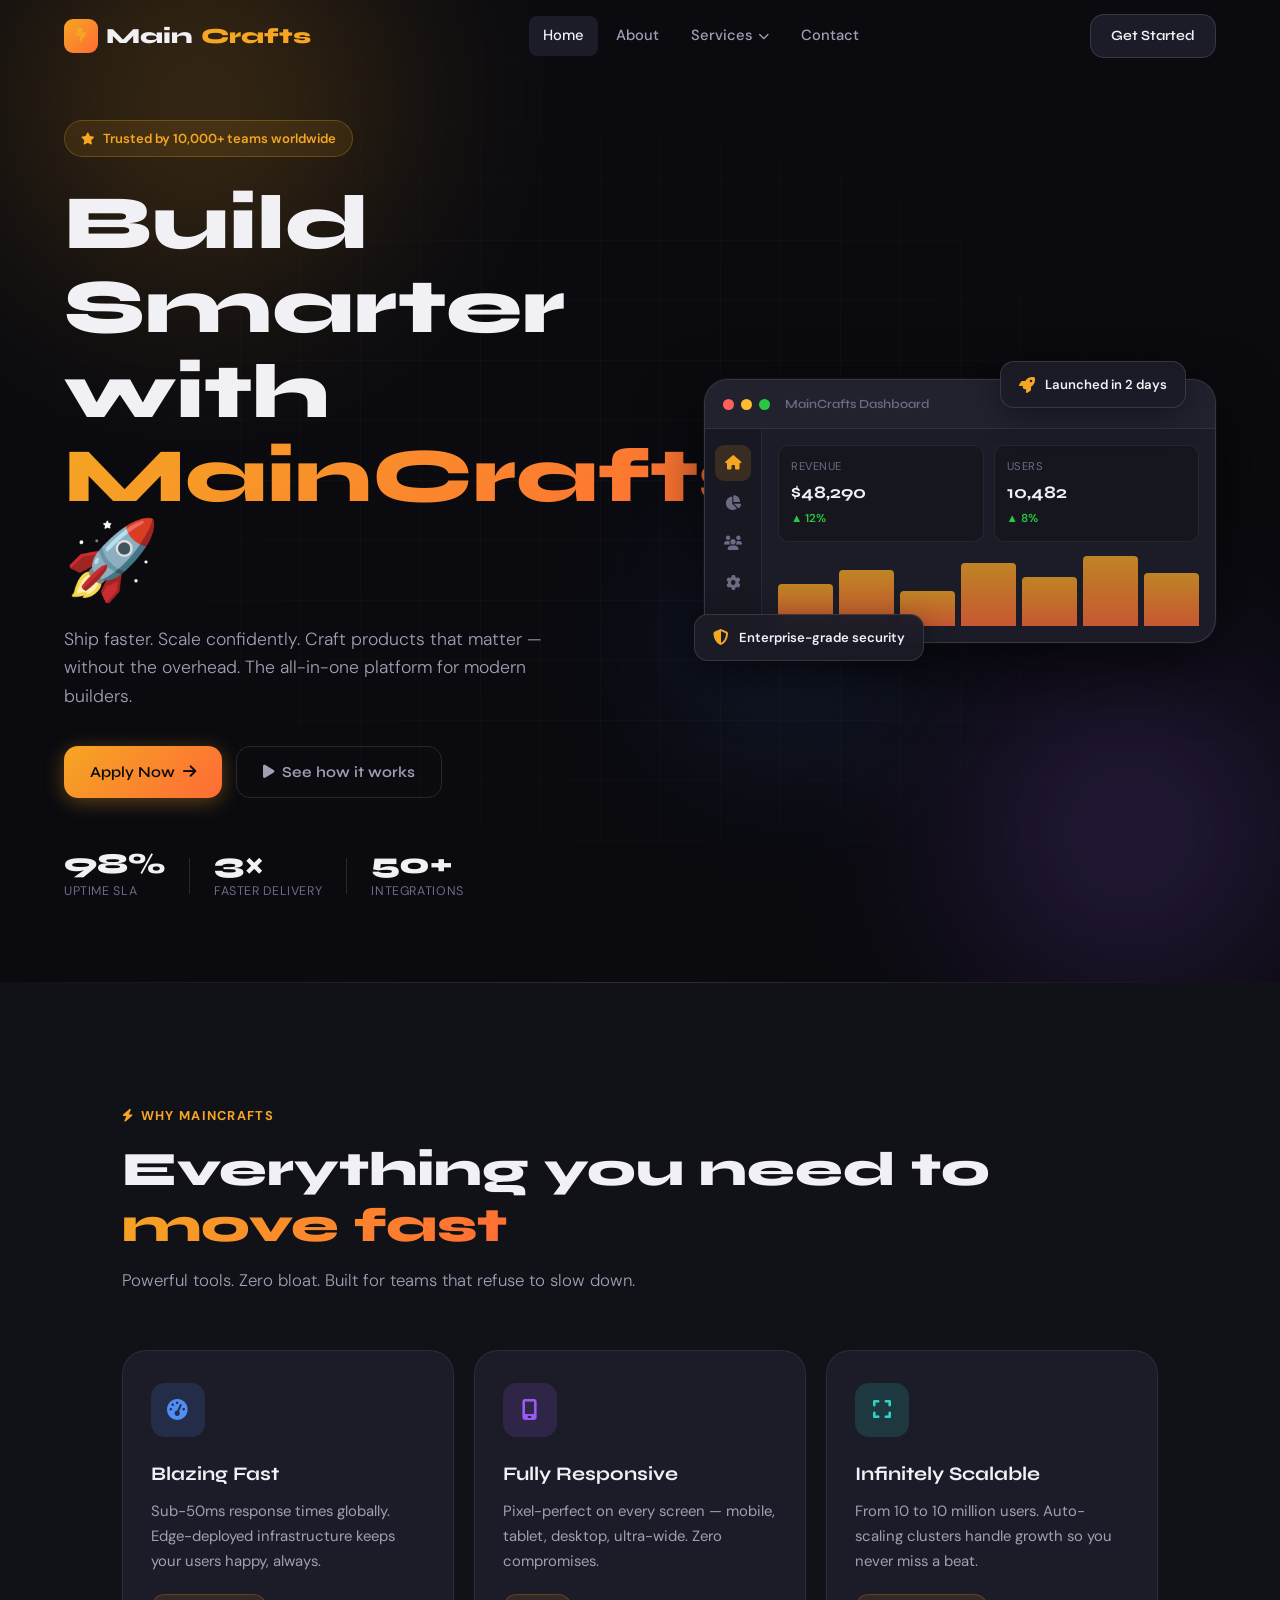
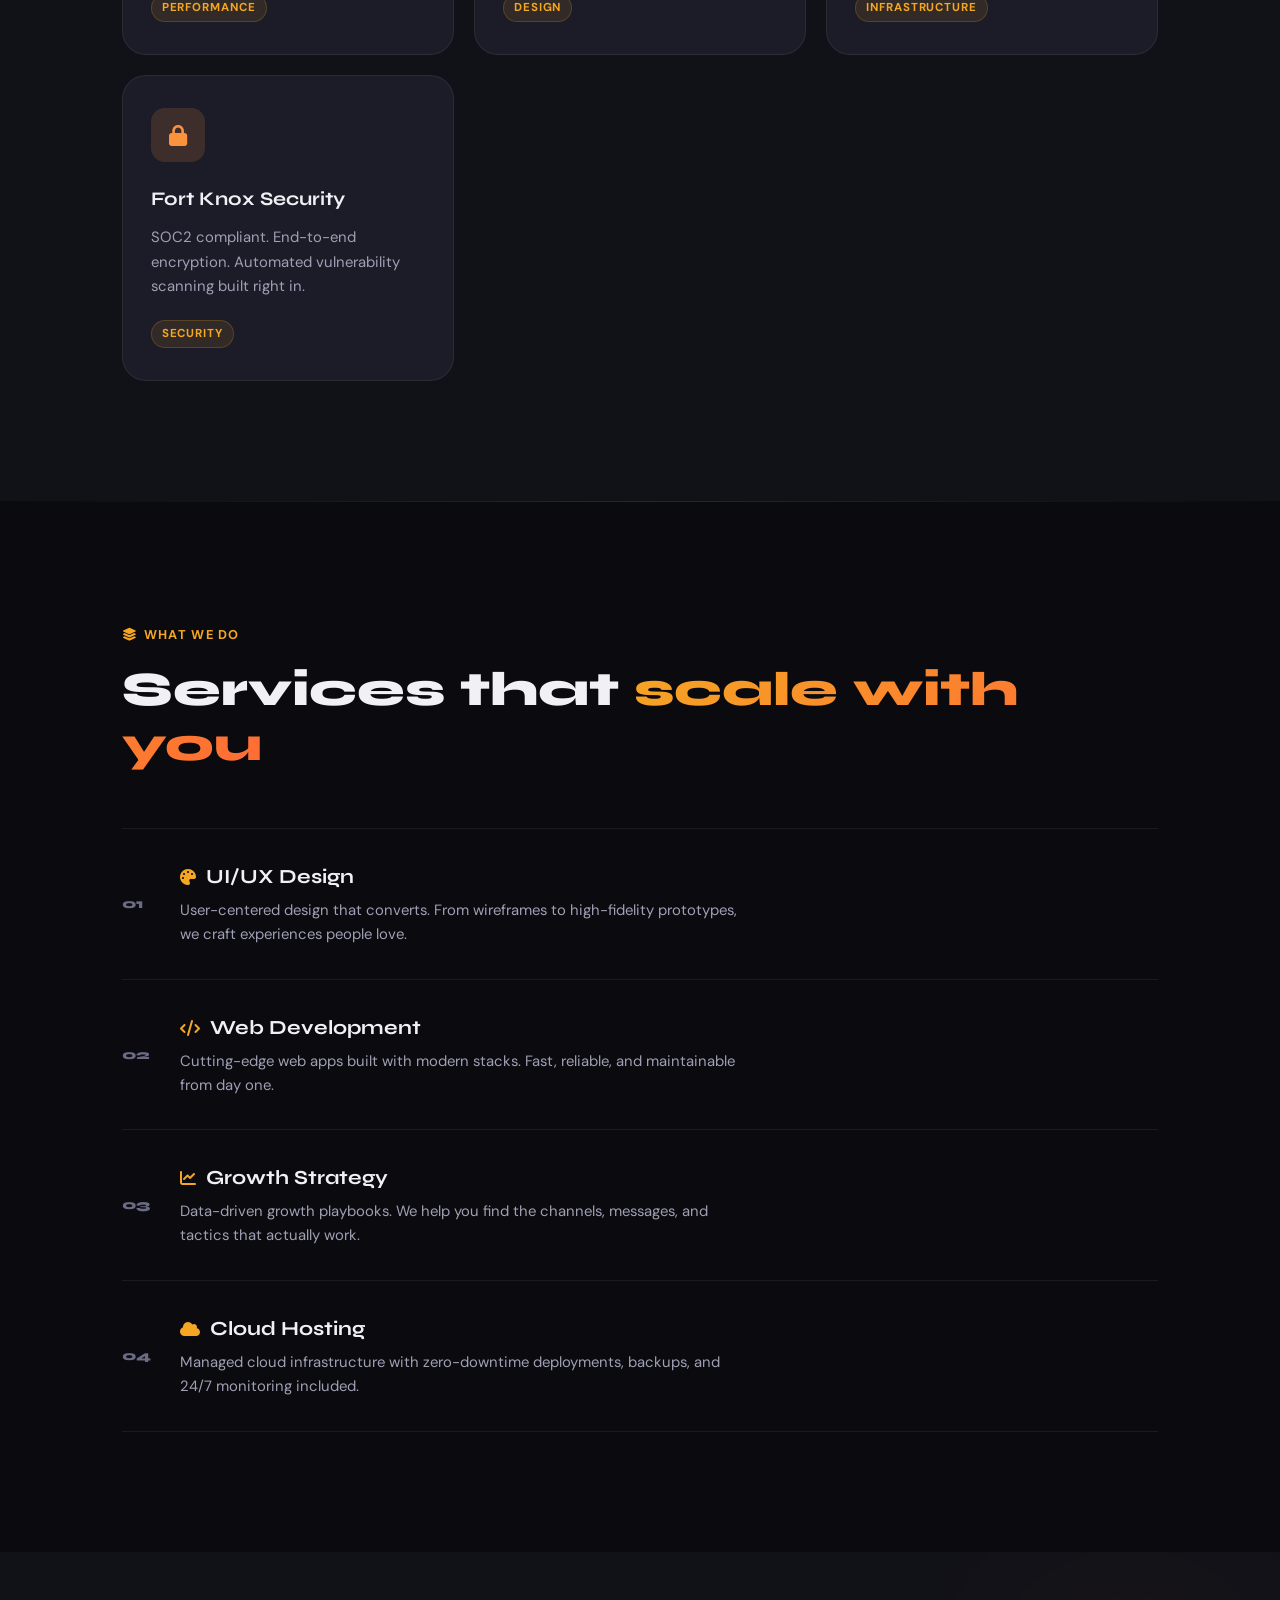
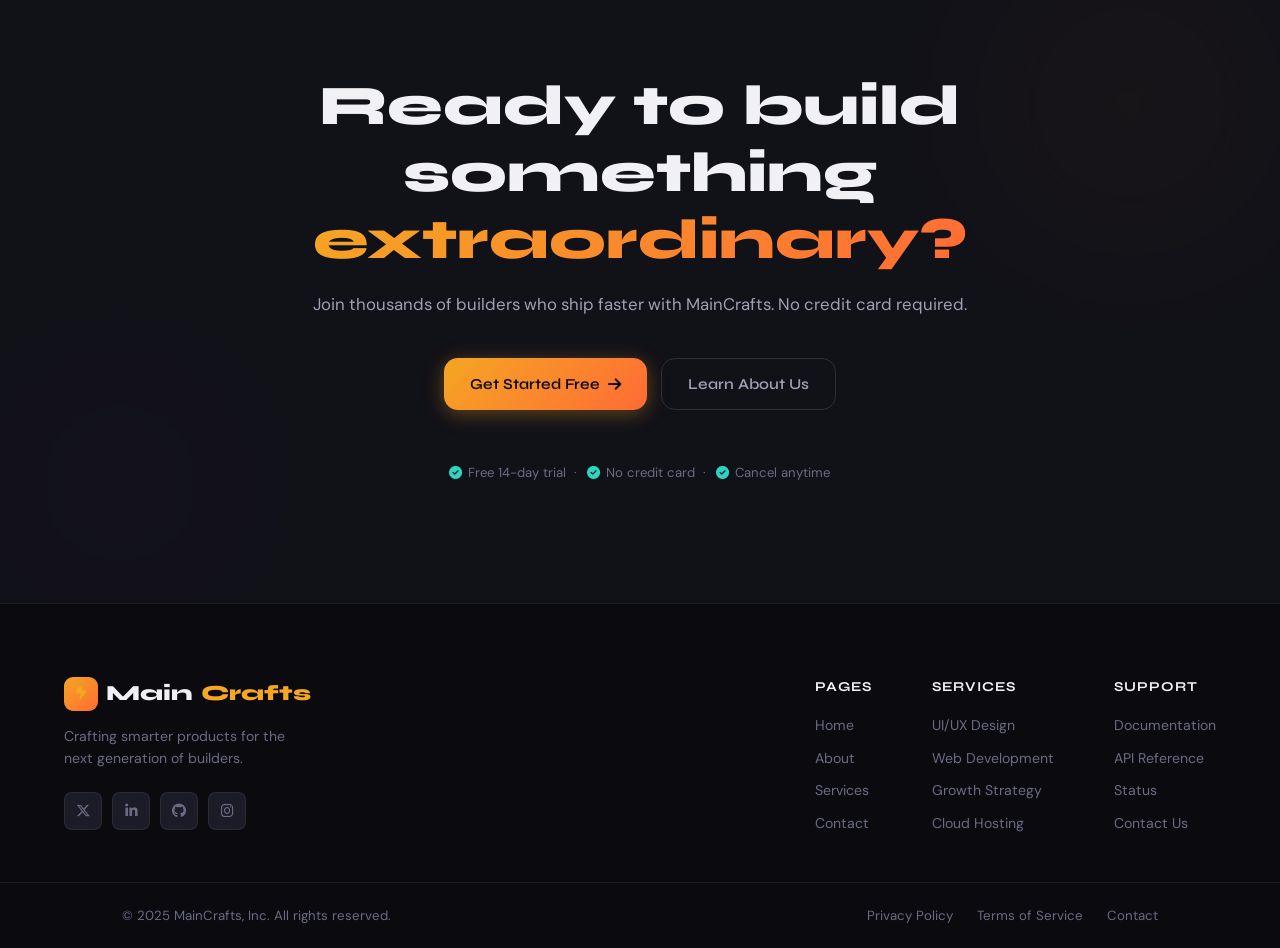
<file: index.html>
<!DOCTYPE html>
<html lang="en">
<head>
  <meta charset="UTF-8" />
  <meta name="viewport" content="width=device-width, initial-scale=1.0" />
  <title>MainCrafts — Build Smarter</title>
  <link rel="stylesheet" href="style.css" />
  <link rel="preconnect" href="https://fonts.googleapis.com" />
  <link rel="preconnect" href="https://fonts.gstatic.com" crossorigin />
  <link href="https://fonts.googleapis.com/css2?family=Syne:wght@400;600;700;800&family=DM+Sans:ital,opsz,wght@0,9..40,300;0,9..40,400;0,9..40,500;1,9..40,300&display=swap" rel="stylesheet" />
  <link rel="stylesheet" href="https://cdnjs.cloudflare.com/ajax/libs/font-awesome/6.5.0/css/all.min.css" />
</head>
<body>

  <!-- ========== HEADER ========== -->
  <header class="header" id="header">
    <div class="header-inner">
      <a href="home.html" class="logo">
        <span class="logo-icon"><i class="fa-solid fa-bolt-lightning"></i></span>
        Main<span>Crafts</span>
      </a>
      <nav class="nav" id="nav">
        <ul class="nav-list">
          <li><a href="home.html" class="nav-link active">Home</a></li>
          <li><a href="about.html" class="nav-link">About</a></li>
          <li class="dropdown">
            <a href="services.html" class="nav-link dropdown-toggle">
              Services <i class="fa-solid fa-chevron-down fa-xs"></i>
            </a>
            <ul class="dropdown-menu">
              <li><a href="services.html#uiux"><i class="fa-solid fa-palette"></i> UI/UX Design</a></li>
              <li><a href="services.html#webdev"><i class="fa-solid fa-code"></i> Web Development</a></li>
              <li><a href="services.html#growth"><i class="fa-solid fa-chart-line"></i> Growth Strategy</a></li>
              <li><a href="services.html#cloud"><i class="fa-solid fa-cloud"></i> Cloud Hosting</a></li>
            </ul>
          </li>
          <li><a href="contact.html" class="nav-link">Contact</a></li>
        </ul>
      </nav>
      <a href="contact.html" class="btn btn-nav">Get Started</a>
      <button class="hamburger" id="hamburger" aria-label="Toggle menu">
        <span></span><span></span><span></span>
      </button>
    </div>
  </header>

  <!-- ========== HERO ========== -->
  <section class="hero" id="home">
    <div class="hero-bg">
      <div class="orb orb-1"></div>
      <div class="orb orb-2"></div>
      <div class="orb orb-3"></div>
      <div class="grid-overlay"></div>
    </div>
    <div class="hero-content">
      <div class="hero-badge">
        <i class="fa-solid fa-star"></i> Trusted by 10,000+ teams worldwide
      </div>
      <h1 class="hero-heading">
        Build Smarter<br />with <span class="highlight">MainCrafts</span> 🚀
      </h1>
      <p class="hero-sub">
        Ship faster. Scale confidently. Craft products that matter — without the overhead.
        The all-in-one platform for modern builders.
      </p>
      <div class="hero-actions">
        <a href="contact.html" class="btn btn-primary">
          Apply Now <i class="fa-solid fa-arrow-right"></i>
        </a>
        <a href="#features" class="btn btn-ghost">
          <i class="fa-solid fa-play"></i> See how it works
        </a>
      </div>
      <div class="hero-stats">
        <div class="stat"><span class="stat-num">98%</span><span class="stat-label">Uptime SLA</span></div>
        <div class="stat-divider"></div>
        <div class="stat"><span class="stat-num">3×</span><span class="stat-label">Faster Delivery</span></div>
        <div class="stat-divider"></div>
        <div class="stat"><span class="stat-num">50+</span><span class="stat-label">Integrations</span></div>
      </div>
    </div>
    <div class="hero-visual">
      <div class="card-float card-a"><i class="fa-solid fa-rocket"></i><span>Launched in 2 days</span></div>
      <div class="card-float card-b"><i class="fa-solid fa-shield-halved"></i><span>Enterprise-grade security</span></div>
      <div class="dashboard-mock">
        <div class="mock-bar">
          <span class="dot red"></span><span class="dot yellow"></span><span class="dot green"></span>
          <span class="mock-title">MainCrafts Dashboard</span>
        </div>
        <div class="mock-body">
          <div class="mock-sidebar">
            <div class="mock-item active"><i class="fa-solid fa-house"></i></div>
            <div class="mock-item"><i class="fa-solid fa-chart-pie"></i></div>
            <div class="mock-item"><i class="fa-solid fa-users"></i></div>
            <div class="mock-item"><i class="fa-solid fa-gear"></i></div>
          </div>
          <div class="mock-main">
            <div class="mock-row">
              <div class="mock-stat-box">
                <div class="mock-stat-label">Revenue</div>
                <div class="mock-stat-val">$48,290</div>
                <div class="mock-stat-change up">▲ 12%</div>
              </div>
              <div class="mock-stat-box">
                <div class="mock-stat-label">Users</div>
                <div class="mock-stat-val">10,482</div>
                <div class="mock-stat-change up">▲ 8%</div>
              </div>
            </div>
            <div class="mock-chart">
              <div class="bar" style="--h:60%"></div>
              <div class="bar" style="--h:80%"></div>
              <div class="bar" style="--h:50%"></div>
              <div class="bar" style="--h:90%"></div>
              <div class="bar" style="--h:70%"></div>
              <div class="bar" style="--h:100%"></div>
              <div class="bar" style="--h:75%"></div>
            </div>
          </div>
        </div>
      </div>
    </div>
  </section>

  <!-- ========== FEATURES ========== -->
  <section class="features" id="features">
    <div class="container">
      <div class="section-label"><i class="fa-solid fa-bolt"></i> Why MainCrafts</div>
      <h2 class="section-title">Everything you need to <span>move fast</span></h2>
      <p class="section-sub">Powerful tools. Zero bloat. Built for teams that refuse to slow down.</p>
      <div class="features-grid">
        <div class="feature-card" data-delay="0">
          <div class="feat-icon-wrap icon-blue"><i class="fa-solid fa-gauge-high"></i></div>
          <h3>Blazing Fast</h3>
          <p>Sub-50ms response times globally. Edge-deployed infrastructure keeps your users happy, always.</p>
          <div class="feat-tag">Performance</div>
        </div>
        <div class="feature-card" data-delay="1">
          <div class="feat-icon-wrap icon-violet"><i class="fa-solid fa-mobile-screen"></i></div>
          <h3>Fully Responsive</h3>
          <p>Pixel-perfect on every screen — mobile, tablet, desktop, ultra-wide. Zero compromises.</p>
          <div class="feat-tag">Design</div>
        </div>
        <div class="feature-card" data-delay="2">
          <div class="feat-icon-wrap icon-teal"><i class="fa-solid fa-expand"></i></div>
          <h3>Infinitely Scalable</h3>
          <p>From 10 to 10 million users. Auto-scaling clusters handle growth so you never miss a beat.</p>
          <div class="feat-tag">Infrastructure</div>
        </div>
        <div class="feature-card" data-delay="3">
          <div class="feat-icon-wrap icon-orange"><i class="fa-solid fa-lock"></i></div>
          <h3>Fort Knox Security</h3>
          <p>SOC2 compliant. End-to-end encryption. Automated vulnerability scanning built right in.</p>
          <div class="feat-tag">Security</div>
        </div>
      </div>
    </div>
  </section>

  <!-- ========== SERVICES ========== -->
  <section class="services" id="services">
    <div class="container">
      <div class="section-label"><i class="fa-solid fa-layer-group"></i> What We Do</div>
      <h2 class="section-title">Services that <span>scale with you</span></h2>
      <div class="services-list">
        <div class="service-item">
          <div class="service-num">01</div>
          <div class="service-content">
            <h3><i class="fa-solid fa-palette"></i> UI/UX Design</h3>
            <p>User-centered design that converts. From wireframes to high-fidelity prototypes, we craft experiences people love.</p>
          </div>
          <div class="service-arrow"><i class="fa-solid fa-arrow-up-right"></i></div>
        </div>
        <div class="service-item">
          <div class="service-num">02</div>
          <div class="service-content">
            <h3><i class="fa-solid fa-code"></i> Web Development</h3>
            <p>Cutting-edge web apps built with modern stacks. Fast, reliable, and maintainable from day one.</p>
          </div>
          <div class="service-arrow"><i class="fa-solid fa-arrow-up-right"></i></div>
        </div>
        <div class="service-item">
          <div class="service-num">03</div>
          <div class="service-content">
            <h3><i class="fa-solid fa-chart-line"></i> Growth Strategy</h3>
            <p>Data-driven growth playbooks. We help you find the channels, messages, and tactics that actually work.</p>
          </div>
          <div class="service-arrow"><i class="fa-solid fa-arrow-up-right"></i></div>
        </div>
        <div class="service-item">
          <div class="service-num">04</div>
          <div class="service-content">
            <h3><i class="fa-solid fa-cloud"></i> Cloud Hosting</h3>
            <p>Managed cloud infrastructure with zero-downtime deployments, backups, and 24/7 monitoring included.</p>
          </div>
          <div class="service-arrow"><i class="fa-solid fa-arrow-up-right"></i></div>
        </div>
      </div>
    </div>
  </section>

  <!-- ========== CTA STRIP ========== -->
  <section class="cta-banner">
    <div class="cta-bg"><div class="orb orb-cta-1"></div><div class="orb orb-cta-2"></div></div>
    <div class="container cta-inner">
      <h2>Ready to build something<br /><span>extraordinary?</span></h2>
      <p>Join thousands of builders who ship faster with MainCrafts. No credit card required.</p>
      <div class="hero-actions" style="justify-content:center;">
        <a href="contact.html" class="btn btn-primary">Get Started Free <i class="fa-solid fa-arrow-right"></i></a>
        <a href="about.html" class="btn btn-ghost">Learn About Us</a>
      </div>
      <div class="cta-note" style="margin-top:24px;">
        <i class="fa-solid fa-circle-check"></i> Free 14-day trial &nbsp;·&nbsp;
        <i class="fa-solid fa-circle-check"></i> No credit card &nbsp;·&nbsp;
        <i class="fa-solid fa-circle-check"></i> Cancel anytime
      </div>
    </div>
  </section>

  <!-- ========== FOOTER ========== -->
  <footer class="footer">
    <div class="container footer-inner">
      <div class="footer-brand">
        <a href="home.html" class="logo">
          <span class="logo-icon"><i class="fa-solid fa-bolt-lightning"></i></span>Main<span>Crafts</span>
        </a>
        <p>Crafting smarter products for the next generation of builders.</p>
        <div class="social-links">
          <a href="#" aria-label="Twitter"><i class="fa-brands fa-x-twitter"></i></a>
          <a href="#" aria-label="LinkedIn"><i class="fa-brands fa-linkedin-in"></i></a>
          <a href="#" aria-label="GitHub"><i class="fa-brands fa-github"></i></a>
          <a href="#" aria-label="Instagram"><i class="fa-brands fa-instagram"></i></a>
        </div>
      </div>
      <div class="footer-links">
        <div class="footer-col">
          <h4>Pages</h4>
          <a href="home.html">Home</a>
          <a href="about.html">About</a>
          <a href="services.html">Services</a>
          <a href="contact.html">Contact</a>
        </div>
        <div class="footer-col">
          <h4>Services</h4>
          <a href="services.html#uiux">UI/UX Design</a>
          <a href="services.html#webdev">Web Development</a>
          <a href="services.html#growth">Growth Strategy</a>
          <a href="services.html#cloud">Cloud Hosting</a>
        </div>
        <div class="footer-col">
          <h4>Support</h4>
          <a href="#">Documentation</a>
          <a href="#">API Reference</a>
          <a href="#">Status</a>
          <a href="contact.html">Contact Us</a>
        </div>
      </div>
    </div>
    <div class="footer-bottom">
      <div class="container footer-bottom-inner">
        <p>© 2025 MainCrafts, Inc. All rights reserved.</p>
        <div class="footer-legal">
          <a href="#">Privacy Policy</a>
          <a href="#">Terms of Service</a>
          <a href="contact.html">Contact</a>
        </div>
      </div>
    </div>
  </footer>

  <div class="toast" id="toast"><i class="fa-solid fa-circle-check"></i> Message sent!</div>
  <script src="script.js"></script>
</body>
</html>
</file>
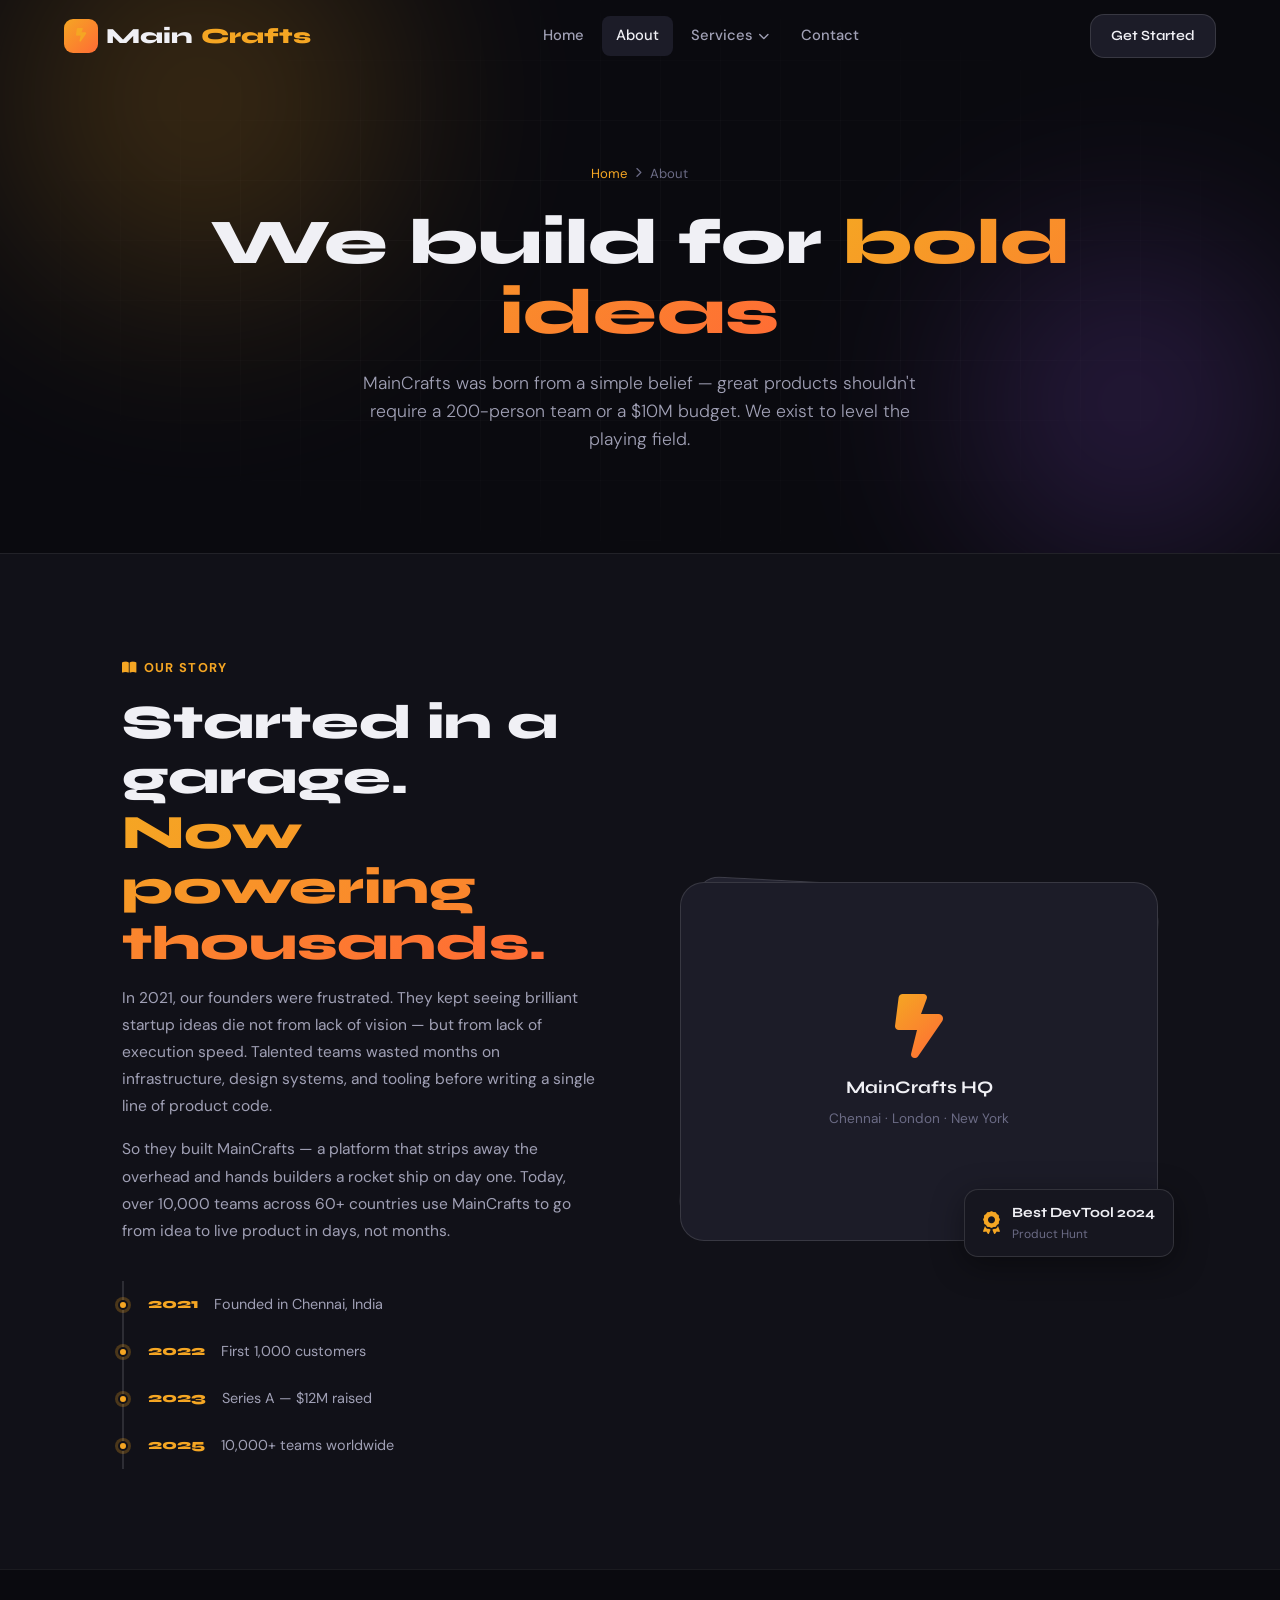
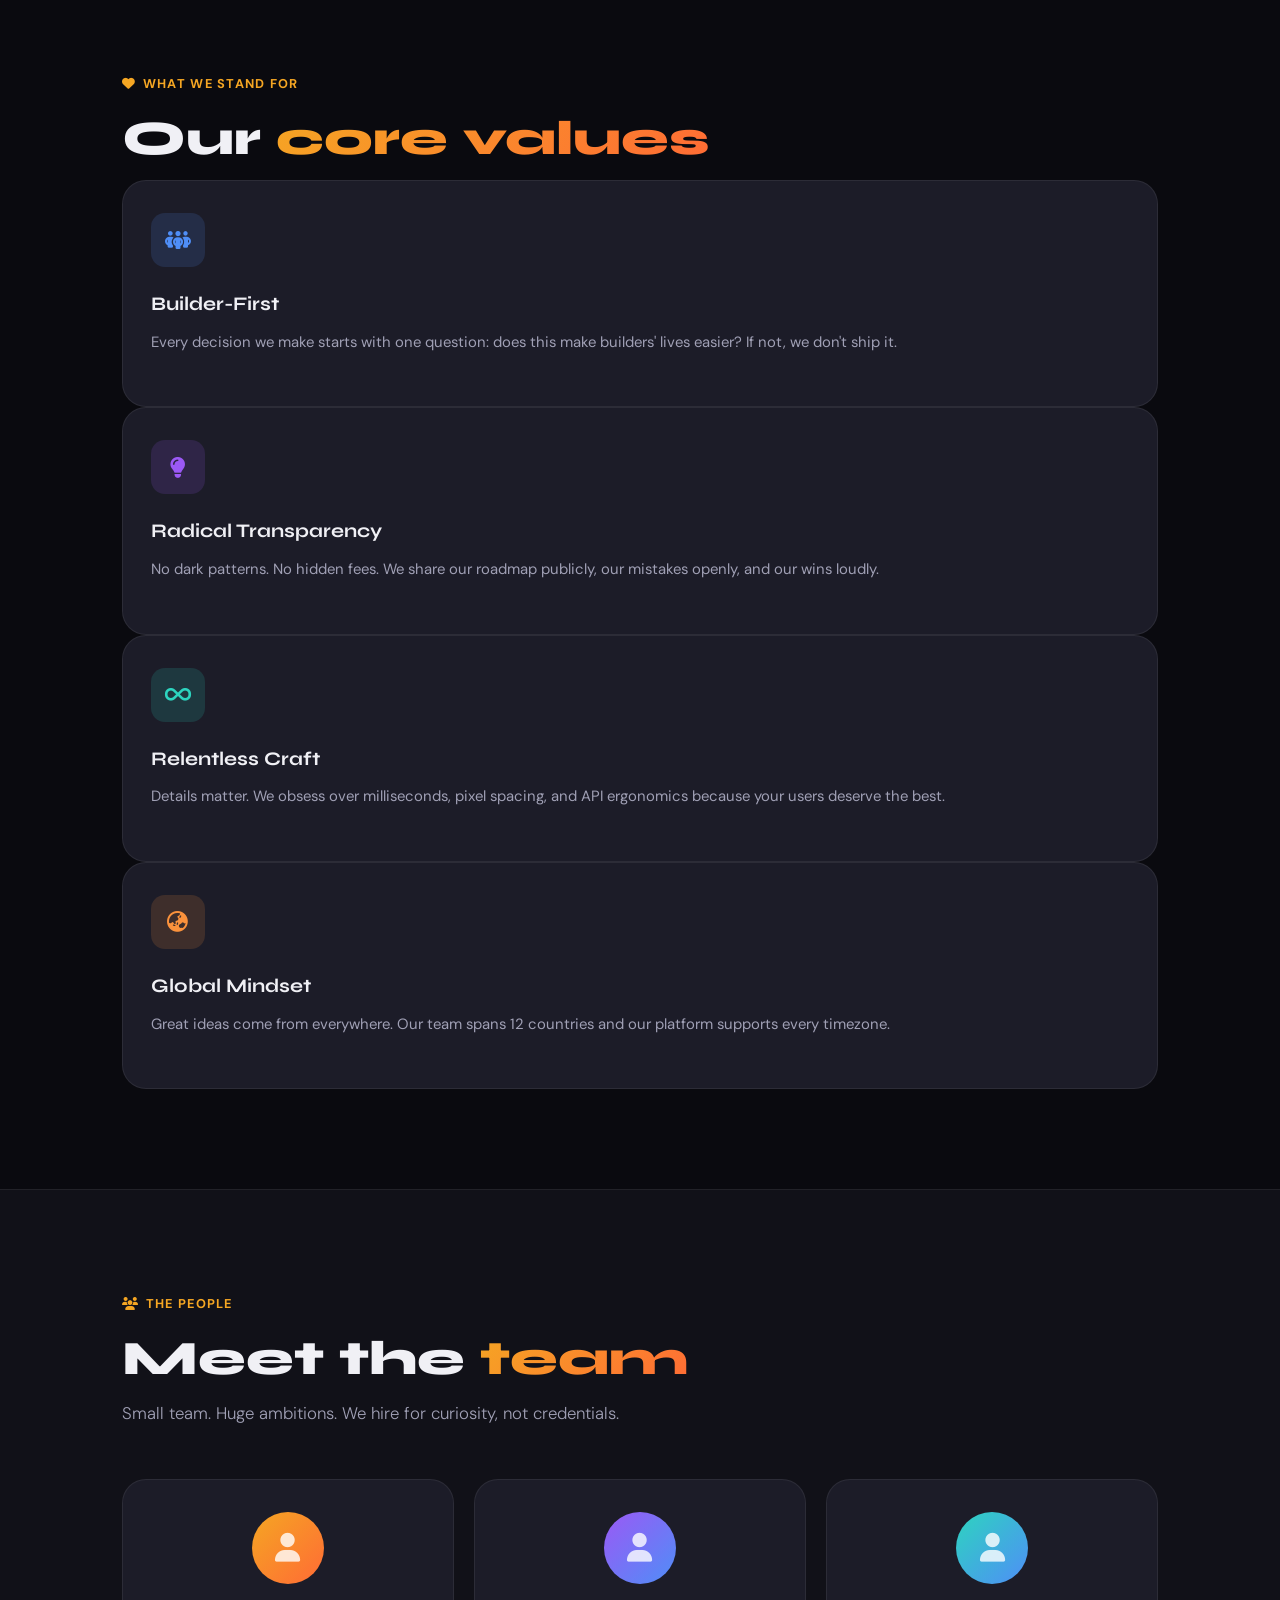
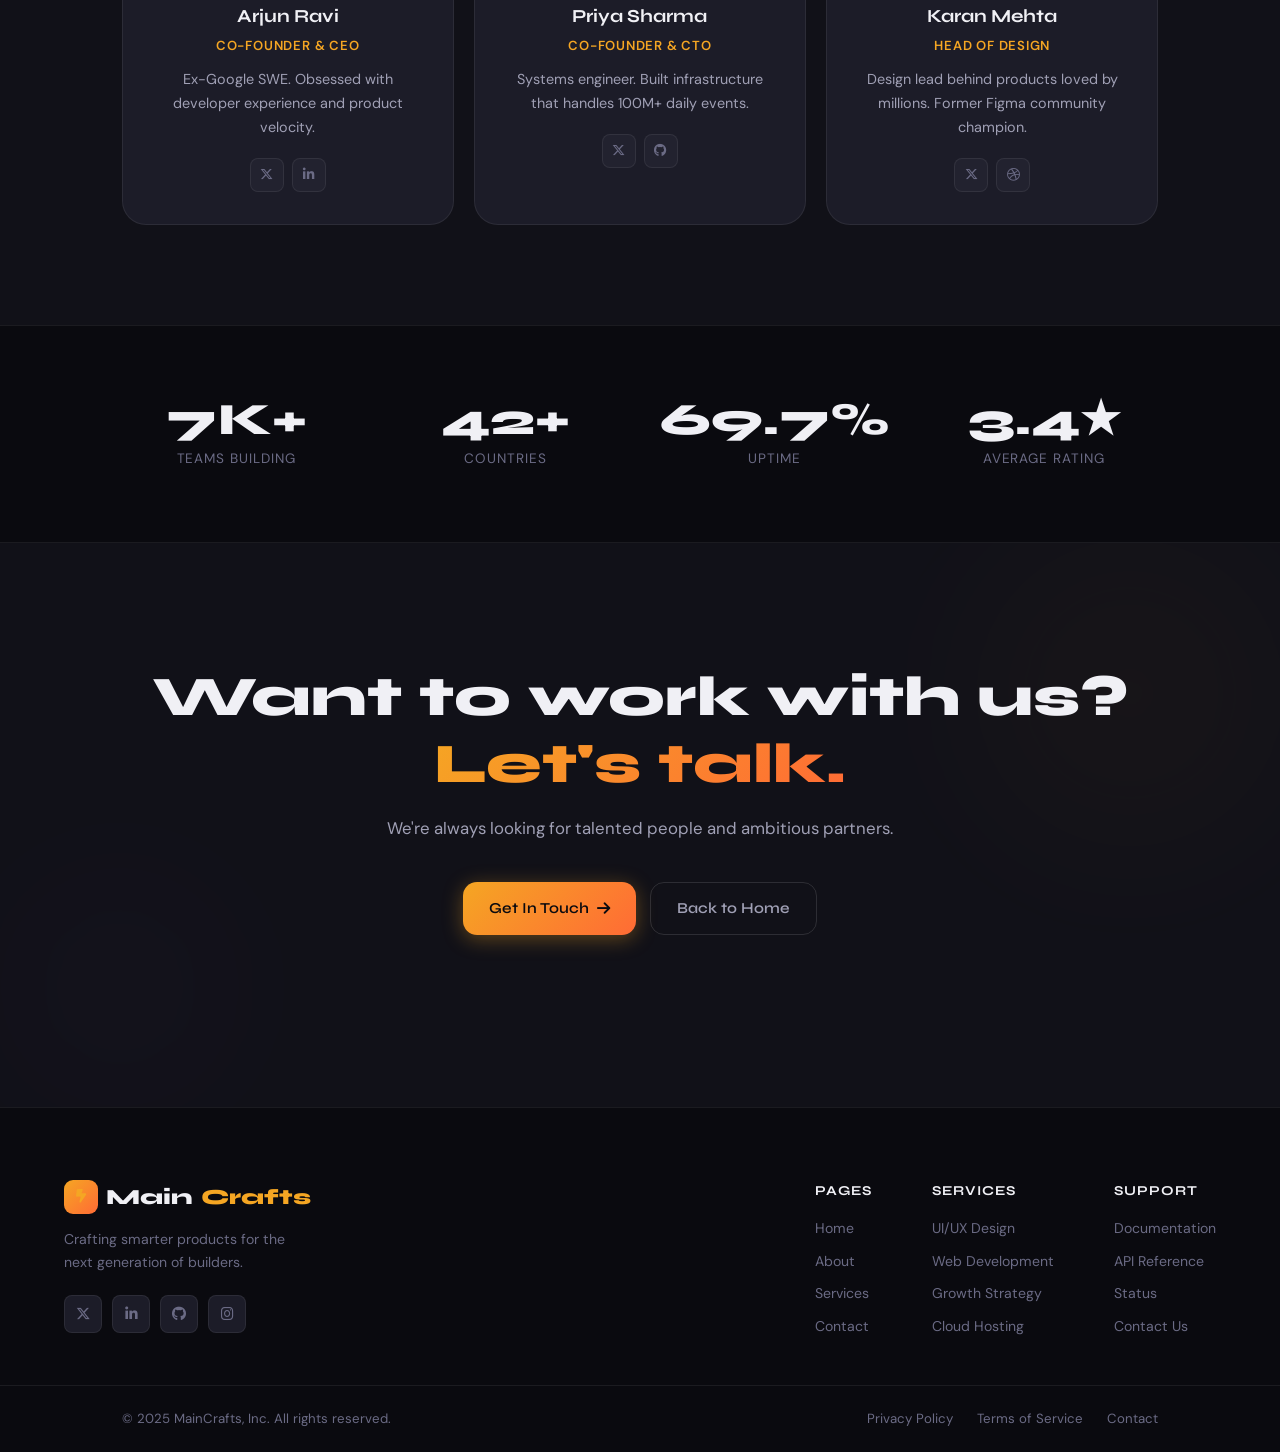
<file: about.html>
<!DOCTYPE html>
<html lang="en">
<head>
  <meta charset="UTF-8" />
  <meta name="viewport" content="width=device-width, initial-scale=1.0" />
  <title>About — MainCrafts</title>
  <link rel="stylesheet" href="style.css" />
  <link rel="preconnect" href="https://fonts.googleapis.com" />
  <link rel="preconnect" href="https://fonts.gstatic.com" crossorigin />
  <link href="https://fonts.googleapis.com/css2?family=Syne:wght@400;600;700;800&family=DM+Sans:ital,opsz,wght@0,9..40,300;0,9..40,400;0,9..40,500;1,9..40,300&display=swap" rel="stylesheet" />
  <link rel="stylesheet" href="https://cdnjs.cloudflare.com/ajax/libs/font-awesome/6.5.0/css/all.min.css" />
</head>
<body>

  <!-- ========== HEADER ========== -->
  <header class="header scrolled" id="header">
    <div class="header-inner">
      <a href="home.html" class="logo">
        <span class="logo-icon"><i class="fa-solid fa-bolt-lightning"></i></span>
        Main<span>Crafts</span>
      </a>
      <nav class="nav" id="nav">
        <ul class="nav-list">
          <li><a href="home.html" class="nav-link">Home</a></li>
          <li><a href="about.html" class="nav-link active">About</a></li>
          <li class="dropdown">
            <a href="services.html" class="nav-link dropdown-toggle">
              Services <i class="fa-solid fa-chevron-down fa-xs"></i>
            </a>
            <ul class="dropdown-menu">
              <li><a href="services.html#uiux"><i class="fa-solid fa-palette"></i> UI/UX Design</a></li>
              <li><a href="services.html#webdev"><i class="fa-solid fa-code"></i> Web Development</a></li>
              <li><a href="services.html#growth"><i class="fa-solid fa-chart-line"></i> Growth Strategy</a></li>
              <li><a href="services.html#cloud"><i class="fa-solid fa-cloud"></i> Cloud Hosting</a></li>
            </ul>
          </li>
          <li><a href="contact.html" class="nav-link">Contact</a></li>
        </ul>
      </nav>
      <a href="contact.html" class="btn btn-nav">Get Started</a>
      <button class="hamburger" id="hamburger" aria-label="Toggle menu">
        <span></span><span></span><span></span>
      </button>
    </div>
  </header>

  <!-- ========== PAGE HERO ========== -->
  <section class="page-hero">
    <div class="hero-bg">
      <div class="orb orb-1"></div>
      <div class="orb orb-2"></div>
      <div class="grid-overlay"></div>
    </div>
    <div class="container page-hero-inner">
      <div class="page-hero-breadcrumb">
        <a href="home.html">Home</a>
        <i class="fa-solid fa-chevron-right fa-xs"></i>
        <span>About</span>
      </div>
      <h1 class="page-hero-title">We build for <span class="highlight">bold ideas</span></h1>
      <p class="page-hero-sub">MainCrafts was born from a simple belief — great products shouldn't require a 200-person team or a $10M budget. We exist to level the playing field.</p>
    </div>
  </section>

  <!-- ========== STORY ========== -->
  <section class="about-story">
    <div class="container about-story-grid">
      <div class="about-story-text">
        <div class="section-label"><i class="fa-solid fa-book-open"></i> Our Story</div>
        <h2 class="section-title">Started in a garage.<br /><span>Now powering thousands.</span></h2>
        <p>In 2021, our founders were frustrated. They kept seeing brilliant startup ideas die not from lack of vision — but from lack of execution speed. Talented teams wasted months on infrastructure, design systems, and tooling before writing a single line of product code.</p>
        <p style="margin-top:16px;">So they built MainCrafts — a platform that strips away the overhead and hands builders a rocket ship on day one. Today, over 10,000 teams across 60+ countries use MainCrafts to go from idea to live product in days, not months.</p>
        <div class="about-milestones">
          <div class="milestone"><span class="milestone-year">2021</span><span class="milestone-desc">Founded in Chennai, India</span></div>
          <div class="milestone"><span class="milestone-year">2022</span><span class="milestone-desc">First 1,000 customers</span></div>
          <div class="milestone"><span class="milestone-year">2023</span><span class="milestone-desc">Series A — $12M raised</span></div>
          <div class="milestone"><span class="milestone-year">2025</span><span class="milestone-desc">10,000+ teams worldwide</span></div>
        </div>
      </div>
      <div class="about-story-visual">
        <div class="about-card-stack">
          <div class="about-img-card card-back"></div>
          <div class="about-img-card card-front">
            <div class="about-img-inner">
              <i class="fa-solid fa-bolt-lightning about-big-icon"></i>
              <div class="about-img-label">MainCrafts HQ</div>
              <div class="about-img-sub">Chennai · London · New York</div>
            </div>
          </div>
          <div class="about-badge-float">
            <i class="fa-solid fa-award"></i>
            <div>
              <div class="badge-title">Best DevTool 2024</div>
              <div class="badge-sub">Product Hunt</div>
            </div>
          </div>
        </div>
      </div>
    </div>
  </section>

  <!-- ========== VALUES ========== -->
  <section class="about-values">
    <div class="container">
      <div class="section-label"><i class="fa-solid fa-heart"></i> What We Stand For</div>
      <h2 class="section-title">Our <span>core values</span></h2>
      <div class="values-grid">
        <div class="value-card feature-card" data-delay="0">
          <div class="feat-icon-wrap icon-blue"><i class="fa-solid fa-people-group"></i></div>
          <h3>Builder-First</h3>
          <p>Every decision we make starts with one question: does this make builders' lives easier? If not, we don't ship it.</p>
        </div>
        <div class="value-card feature-card" data-delay="1">
          <div class="feat-icon-wrap icon-violet"><i class="fa-solid fa-lightbulb"></i></div>
          <h3>Radical Transparency</h3>
          <p>No dark patterns. No hidden fees. We share our roadmap publicly, our mistakes openly, and our wins loudly.</p>
        </div>
        <div class="value-card feature-card" data-delay="2">
          <div class="feat-icon-wrap icon-teal"><i class="fa-solid fa-infinity"></i></div>
          <h3>Relentless Craft</h3>
          <p>Details matter. We obsess over milliseconds, pixel spacing, and API ergonomics because your users deserve the best.</p>
        </div>
        <div class="value-card feature-card" data-delay="3">
          <div class="feat-icon-wrap icon-orange"><i class="fa-solid fa-earth-asia"></i></div>
          <h3>Global Mindset</h3>
          <p>Great ideas come from everywhere. Our team spans 12 countries and our platform supports every timezone.</p>
        </div>
      </div>
    </div>
  </section>

  <!-- ========== TEAM ========== -->
  <section class="about-team">
    <div class="container">
      <div class="section-label"><i class="fa-solid fa-users"></i> The People</div>
      <h2 class="section-title">Meet the <span>team</span></h2>
      <p class="section-sub">Small team. Huge ambitions. We hire for curiosity, not credentials.</p>
      <div class="team-grid">
        <div class="team-card feature-card" data-delay="0">
          <div class="team-avatar" style="background:linear-gradient(135deg,#f5a623,#ff6b35);">
            <i class="fa-solid fa-user"></i>
          </div>
          <h3>Arjun Ravi</h3>
          <div class="team-role">Co-Founder & CEO</div>
          <p>Ex-Google SWE. Obsessed with developer experience and product velocity.</p>
          <div class="team-social">
            <a href="#"><i class="fa-brands fa-x-twitter"></i></a>
            <a href="#"><i class="fa-brands fa-linkedin-in"></i></a>
          </div>
        </div>
        <div class="team-card feature-card" data-delay="1">
          <div class="team-avatar" style="background:linear-gradient(135deg,#9b59f5,#4f8ef7);">
            <i class="fa-solid fa-user"></i>
          </div>
          <h3>Priya Sharma</h3>
          <div class="team-role">Co-Founder & CTO</div>
          <p>Systems engineer. Built infrastructure that handles 100M+ daily events.</p>
          <div class="team-social">
            <a href="#"><i class="fa-brands fa-x-twitter"></i></a>
            <a href="#"><i class="fa-brands fa-github"></i></a>
          </div>
        </div>
        <div class="team-card feature-card" data-delay="2">
          <div class="team-avatar" style="background:linear-gradient(135deg,#2dd4bf,#4f8ef7);">
            <i class="fa-solid fa-user"></i>
          </div>
          <h3>Karan Mehta</h3>
          <div class="team-role">Head of Design</div>
          <p>Design lead behind products loved by millions. Former Figma community champion.</p>
          <div class="team-social">
            <a href="#"><i class="fa-brands fa-x-twitter"></i></a>
            <a href="#"><i class="fa-brands fa-dribbble"></i></a>
          </div>
        </div>
      </div>
    </div>
  </section>

  <!-- ========== STATS STRIP ========== -->
  <section class="about-stats-strip">
    <div class="container about-stats-grid">
      <div class="about-stat">
        <span class="stat-num">10K+</span>
        <span class="stat-label">Teams Building</span>
      </div>
      <div class="about-stat">
        <span class="stat-num">60+</span>
        <span class="stat-label">Countries</span>
      </div>
      <div class="about-stat">
        <span class="stat-num">99.9%</span>
        <span class="stat-label">Uptime</span>
      </div>
      <div class="about-stat">
        <span class="stat-num">4.9★</span>
        <span class="stat-label">Average Rating</span>
      </div>
    </div>
  </section>

  <!-- ========== CTA ========== -->
  <section class="cta-banner">
    <div class="cta-bg"><div class="orb orb-cta-1"></div><div class="orb orb-cta-2"></div></div>
    <div class="container cta-inner">
      <h2>Want to work with us?<br /><span>Let's talk.</span></h2>
      <p>We're always looking for talented people and ambitious partners.</p>
      <div class="hero-actions" style="justify-content:center;margin-top:32px;">
        <a href="contact.html" class="btn btn-primary">Get In Touch <i class="fa-solid fa-arrow-right"></i></a>
        <a href="home.html" class="btn btn-ghost">Back to Home</a>
      </div>
    </div>
  </section>

  <!-- ========== FOOTER ========== -->
  <footer class="footer">
    <div class="container footer-inner">
      <div class="footer-brand">
        <a href="home.html" class="logo">
          <span class="logo-icon"><i class="fa-solid fa-bolt-lightning"></i></span>Main<span>Crafts</span>
        </a>
        <p>Crafting smarter products for the next generation of builders.</p>
        <div class="social-links">
          <a href="#" aria-label="Twitter"><i class="fa-brands fa-x-twitter"></i></a>
          <a href="#" aria-label="LinkedIn"><i class="fa-brands fa-linkedin-in"></i></a>
          <a href="#" aria-label="GitHub"><i class="fa-brands fa-github"></i></a>
          <a href="#" aria-label="Instagram"><i class="fa-brands fa-instagram"></i></a>
        </div>
      </div>
      <div class="footer-links">
        <div class="footer-col">
          <h4>Pages</h4>
          <a href="home.html">Home</a>
          <a href="about.html">About</a>
          <a href="services.html">Services</a>
          <a href="contact.html">Contact</a>
        </div>
        <div class="footer-col">
          <h4>Services</h4>
          <a href="services.html#uiux">UI/UX Design</a>
          <a href="services.html#webdev">Web Development</a>
          <a href="services.html#growth">Growth Strategy</a>
          <a href="services.html#cloud">Cloud Hosting</a>
        </div>
        <div class="footer-col">
          <h4>Support</h4>
          <a href="#">Documentation</a>
          <a href="#">API Reference</a>
          <a href="#">Status</a>
          <a href="contact.html">Contact Us</a>
        </div>
      </div>
    </div>
    <div class="footer-bottom">
      <div class="container footer-bottom-inner">
        <p>© 2025 MainCrafts, Inc. All rights reserved.</p>
        <div class="footer-legal">
          <a href="#">Privacy Policy</a>
          <a href="#">Terms of Service</a>
          <a href="contact.html">Contact</a>
        </div>
      </div>
    </div>
  </footer>

  <div class="toast" id="toast"><i class="fa-solid fa-circle-check"></i> Message sent!</div>
  <script src="script.js"></script>
</body>
</html>
</file>
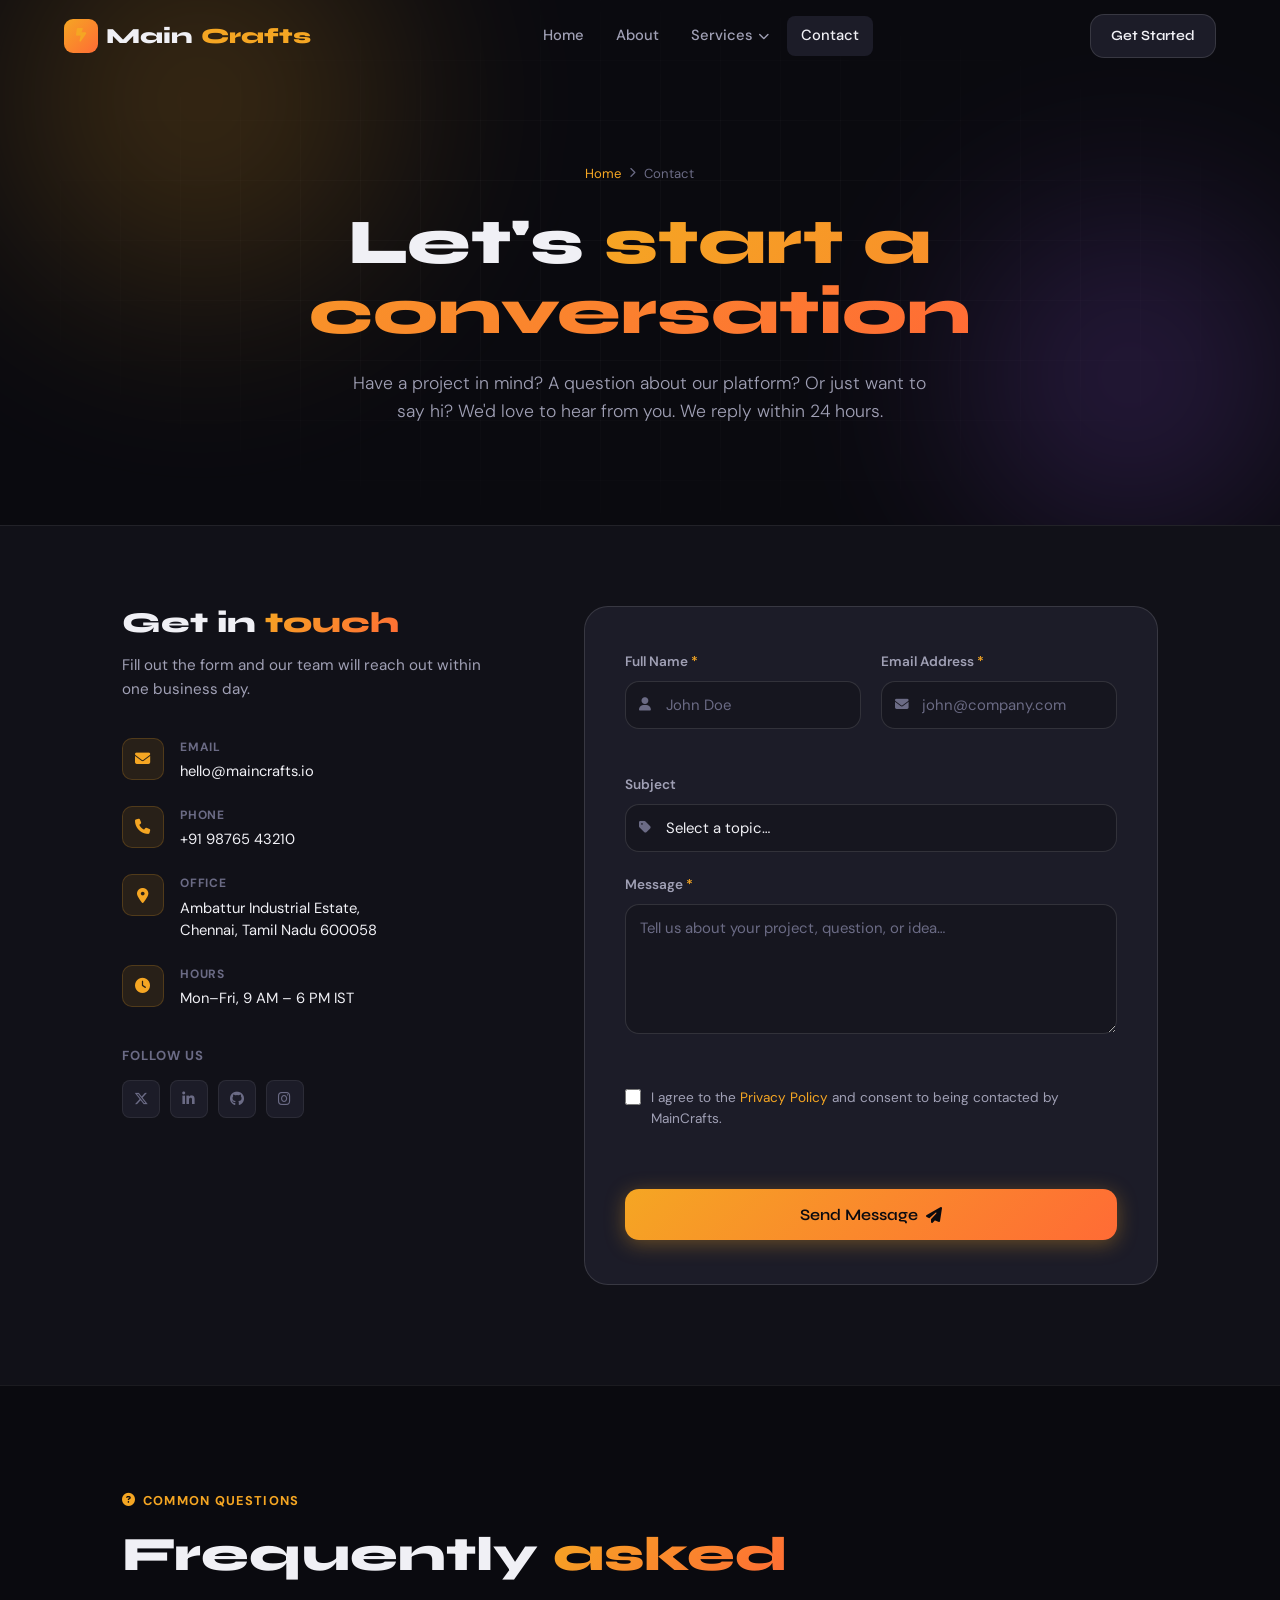
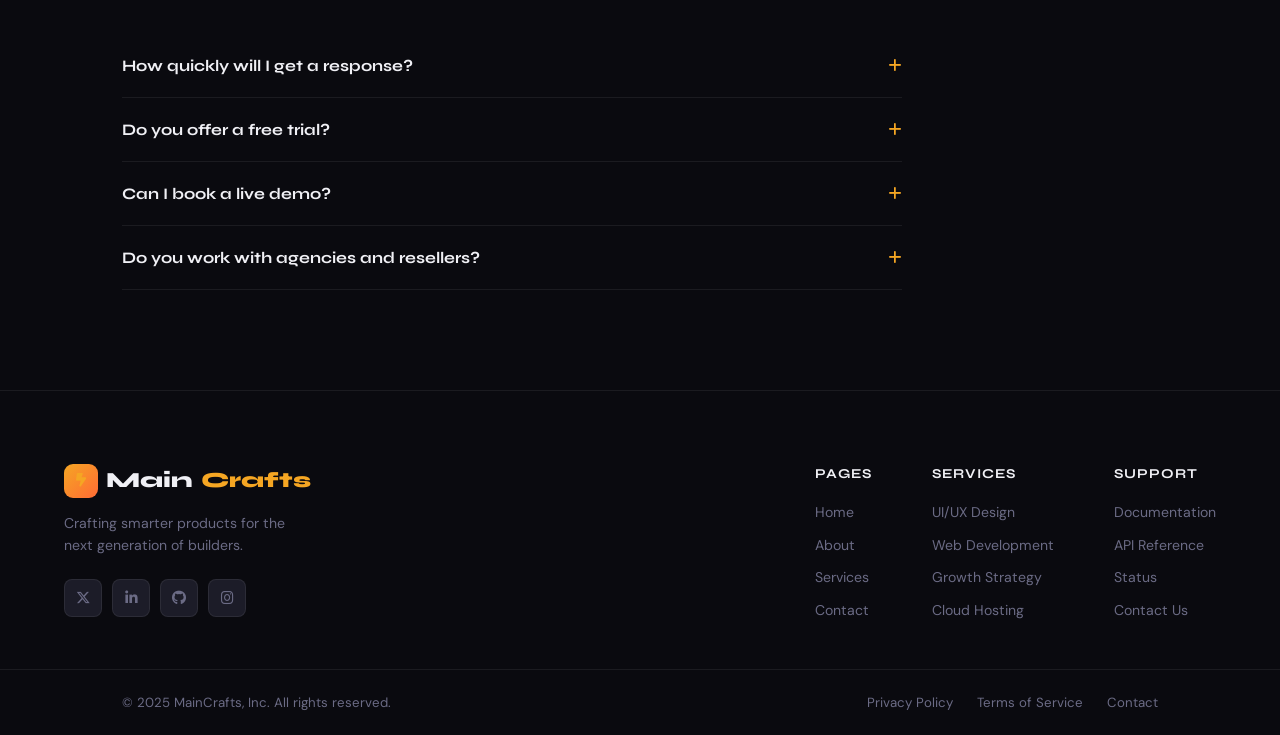
<file: contact.html>
<!DOCTYPE html>
<html lang="en">
<head>
  <meta charset="UTF-8" />
  <meta name="viewport" content="width=device-width, initial-scale=1.0" />
  <title>Contact — MainCrafts</title>
  <link rel="stylesheet" href="style.css" />
  <link rel="preconnect" href="https://fonts.googleapis.com" />
  <link rel="preconnect" href="https://fonts.gstatic.com" crossorigin />
  <link href="https://fonts.googleapis.com/css2?family=Syne:wght@400;600;700;800&family=DM+Sans:ital,opsz,wght@0,9..40,300;0,9..40,400;0,9..40,500;1,9..40,300&display=swap" rel="stylesheet" />
  <link rel="stylesheet" href="https://cdnjs.cloudflare.com/ajax/libs/font-awesome/6.5.0/css/all.min.css" />
</head>
<body>

  <!-- ========== HEADER ========== -->
  <header class="header scrolled" id="header">
    <div class="header-inner">
      <a href="home.html" class="logo">
        <span class="logo-icon"><i class="fa-solid fa-bolt-lightning"></i></span>
        Main<span>Crafts</span>
      </a>
      <nav class="nav" id="nav">
        <ul class="nav-list">
          <li><a href="home.html" class="nav-link">Home</a></li>
          <li><a href="about.html" class="nav-link">About</a></li>
          <li class="dropdown">
            <a href="services.html" class="nav-link dropdown-toggle">
              Services <i class="fa-solid fa-chevron-down fa-xs"></i>
            </a>
            <ul class="dropdown-menu">
              <li><a href="services.html#uiux"><i class="fa-solid fa-palette"></i> UI/UX Design</a></li>
              <li><a href="services.html#webdev"><i class="fa-solid fa-code"></i> Web Development</a></li>
              <li><a href="services.html#growth"><i class="fa-solid fa-chart-line"></i> Growth Strategy</a></li>
              <li><a href="services.html#cloud"><i class="fa-solid fa-cloud"></i> Cloud Hosting</a></li>
            </ul>
          </li>
          <li><a href="contact.html" class="nav-link active">Contact</a></li>
        </ul>
      </nav>
      <a href="contact.html" class="btn btn-nav">Get Started</a>
      <button class="hamburger" id="hamburger" aria-label="Toggle menu">
        <span></span><span></span><span></span>
      </button>
    </div>
  </header>

  <!-- ========== PAGE HERO ========== -->
  <section class="page-hero">
    <div class="hero-bg">
      <div class="orb orb-1"></div>
      <div class="orb orb-2"></div>
      <div class="grid-overlay"></div>
    </div>
    <div class="container page-hero-inner">
      <div class="page-hero-breadcrumb">
        <a href="home.html">Home</a>
        <i class="fa-solid fa-chevron-right fa-xs"></i>
        <span>Contact</span>
      </div>
      <h1 class="page-hero-title">Let's <span class="highlight">start a conversation</span></h1>
      <p class="page-hero-sub">Have a project in mind? A question about our platform? Or just want to say hi? We'd love to hear from you. We reply within 24 hours.</p>
    </div>
  </section>

  <!-- ========== CONTACT SECTION ========== -->
  <section class="contact-section">
    <div class="container contact-grid">

      <!-- Info panel -->
      <div class="contact-info">
        <h2 class="section-title" style="font-size:1.8rem;">Get in <span>touch</span></h2>
        <p style="color:var(--text-2);margin-bottom:36px;font-size:0.95rem;">Fill out the form and our team will reach out within one business day.</p>

        <div class="contact-details">
          <div class="contact-detail-item">
            <div class="contact-detail-icon"><i class="fa-solid fa-envelope"></i></div>
            <div>
              <div class="contact-detail-label">Email</div>
              <div class="contact-detail-val">hello@maincrafts.io</div>
            </div>
          </div>
          <div class="contact-detail-item">
            <div class="contact-detail-icon"><i class="fa-solid fa-phone"></i></div>
            <div>
              <div class="contact-detail-label">Phone</div>
              <div class="contact-detail-val">+91 98765 43210</div>
            </div>
          </div>
          <div class="contact-detail-item">
            <div class="contact-detail-icon"><i class="fa-solid fa-location-dot"></i></div>
            <div>
              <div class="contact-detail-label">Office</div>
              <div class="contact-detail-val">Ambattur Industrial Estate,<br/>Chennai, Tamil Nadu 600058</div>
            </div>
          </div>
          <div class="contact-detail-item">
            <div class="contact-detail-icon"><i class="fa-solid fa-clock"></i></div>
            <div>
              <div class="contact-detail-label">Hours</div>
              <div class="contact-detail-val">Mon–Fri, 9 AM – 6 PM IST</div>
            </div>
          </div>
        </div>

        <div class="contact-socials">
          <p style="font-size:0.82rem;color:var(--text-3);text-transform:uppercase;letter-spacing:0.08em;font-weight:700;margin-bottom:14px;">Follow us</p>
          <div class="social-links">
            <a href="#" aria-label="Twitter"><i class="fa-brands fa-x-twitter"></i></a>
            <a href="#" aria-label="LinkedIn"><i class="fa-brands fa-linkedin-in"></i></a>
            <a href="#" aria-label="GitHub"><i class="fa-brands fa-github"></i></a>
            <a href="#" aria-label="Instagram"><i class="fa-brands fa-instagram"></i></a>
          </div>
        </div>
      </div>

      <!-- Form panel -->
      <div class="contact-form-wrap">
        <form class="contact-form" id="contact-form" novalidate>

          <div class="form-row">
            <div class="form-group">
              <label for="cf-name">Full Name <span class="required">*</span></label>
              <div class="input-wrap">
                <i class="fa-solid fa-user input-icon"></i>
                <input type="text" id="cf-name" name="name" placeholder="John Doe" autocomplete="name" />
              </div>
              <div class="field-error" id="err-name"></div>
            </div>
            <div class="form-group">
              <label for="cf-email">Email Address <span class="required">*</span></label>
              <div class="input-wrap">
                <i class="fa-solid fa-envelope input-icon"></i>
                <input type="email" id="cf-email" name="email" placeholder="john@company.com" autocomplete="email" />
              </div>
              <div class="field-error" id="err-email"></div>
            </div>
          </div>

          <div class="form-group">
            <label for="cf-subject">Subject</label>
            <div class="input-wrap">
              <i class="fa-solid fa-tag input-icon"></i>
              <select id="cf-subject" name="subject">
                <option value="" disabled selected>Select a topic…</option>
                <option value="general">General Enquiry</option>
                <option value="sales">Sales &amp; Pricing</option>
                <option value="support">Technical Support</option>
                <option value="partnership">Partnership</option>
                <option value="careers">Careers</option>
              </select>
            </div>
          </div>

          <div class="form-group">
            <label for="cf-message">Message <span class="required">*</span></label>
            <div class="input-wrap textarea-wrap">
              <textarea id="cf-message" name="message" rows="5" placeholder="Tell us about your project, question, or idea…"></textarea>
            </div>
            <div class="field-error" id="err-message"></div>
          </div>

          <div class="form-check">
            <input type="checkbox" id="cf-consent" name="consent" />
            <label for="cf-consent">I agree to the <a href="#">Privacy Policy</a> and consent to being contacted by MainCrafts.</label>
          </div>
          <div class="field-error" id="err-consent"></div>

          <button type="submit" class="btn btn-primary btn-full" id="contact-submit">
            Send Message <i class="fa-solid fa-paper-plane"></i>
          </button>

          <div class="form-success" id="form-success">
            <i class="fa-solid fa-circle-check"></i>
            <div>
              <strong>Message sent successfully!</strong>
              <p>We'll get back to you within 24 hours.</p>
            </div>
          </div>

        </form>
      </div>

    </div>
  </section>

  <!-- ========== FAQ ========== -->
  <section class="faq-section">
    <div class="container">
      <div class="section-label"><i class="fa-solid fa-circle-question"></i> Common Questions</div>
      <h2 class="section-title">Frequently <span>asked</span></h2>
      <div class="faq-list">
        <div class="faq-item">
          <button class="faq-question">
            How quickly will I get a response?
            <i class="fa-solid fa-plus faq-icon"></i>
          </button>
          <div class="faq-answer">
            <p>We reply to all enquiries within one business day. For urgent matters, email us directly at hello@maincrafts.io and mark the subject "Urgent".</p>
          </div>
        </div>
        <div class="faq-item">
          <button class="faq-question">
            Do you offer a free trial?
            <i class="fa-solid fa-plus faq-icon"></i>
          </button>
          <div class="faq-answer">
            <p>Yes! Every new account gets a 14-day free trial with full access to all features. No credit card required to start.</p>
          </div>
        </div>
        <div class="faq-item">
          <button class="faq-question">
            Can I book a live demo?
            <i class="fa-solid fa-plus faq-icon"></i>
          </button>
          <div class="faq-answer">
            <p>Absolutely. Select "Sales & Pricing" in the contact form above and we'll reach out to schedule a personalised walkthrough.</p>
          </div>
        </div>
        <div class="faq-item">
          <button class="faq-question">
            Do you work with agencies and resellers?
            <i class="fa-solid fa-plus faq-icon"></i>
          </button>
          <div class="faq-answer">
            <p>Yes, we have a Partner Programme for agencies and freelancers. Choose "Partnership" in the form and our partnerships team will connect with you.</p>
          </div>
        </div>
      </div>
    </div>
  </section>

  <!-- ========== FOOTER ========== -->
  <footer class="footer">
    <div class="container footer-inner">
      <div class="footer-brand">
        <a href="home.html" class="logo">
          <span class="logo-icon"><i class="fa-solid fa-bolt-lightning"></i></span>Main<span>Crafts</span>
        </a>
        <p>Crafting smarter products for the next generation of builders.</p>
        <div class="social-links">
          <a href="#" aria-label="Twitter"><i class="fa-brands fa-x-twitter"></i></a>
          <a href="#" aria-label="LinkedIn"><i class="fa-brands fa-linkedin-in"></i></a>
          <a href="#" aria-label="GitHub"><i class="fa-brands fa-github"></i></a>
          <a href="#" aria-label="Instagram"><i class="fa-brands fa-instagram"></i></a>
        </div>
      </div>
      <div class="footer-links">
        <div class="footer-col">
          <h4>Pages</h4>
          <a href="home.html">Home</a>
          <a href="about.html">About</a>
          <a href="services.html">Services</a>
          <a href="contact.html">Contact</a>
        </div>
        <div class="footer-col">
          <h4>Services</h4>
          <a href="services.html#uiux">UI/UX Design</a>
          <a href="services.html#webdev">Web Development</a>
          <a href="services.html#growth">Growth Strategy</a>
          <a href="services.html#cloud">Cloud Hosting</a>
        </div>
        <div class="footer-col">
          <h4>Support</h4>
          <a href="#">Documentation</a>
          <a href="#">API Reference</a>
          <a href="#">Status</a>
          <a href="contact.html">Contact Us</a>
        </div>
      </div>
    </div>
    <div class="footer-bottom">
      <div class="container footer-bottom-inner">
        <p>© 2025 MainCrafts, Inc. All rights reserved.</p>
        <div class="footer-legal">
          <a href="#">Privacy Policy</a>
          <a href="#">Terms of Service</a>
          <a href="contact.html">Contact</a>
        </div>
      </div>
    </div>
  </footer>

  <div class="toast" id="toast"><i class="fa-solid fa-circle-check"></i> Message sent successfully!</div>
  <script src="script.js"></script>
</body>
</html>
</file>
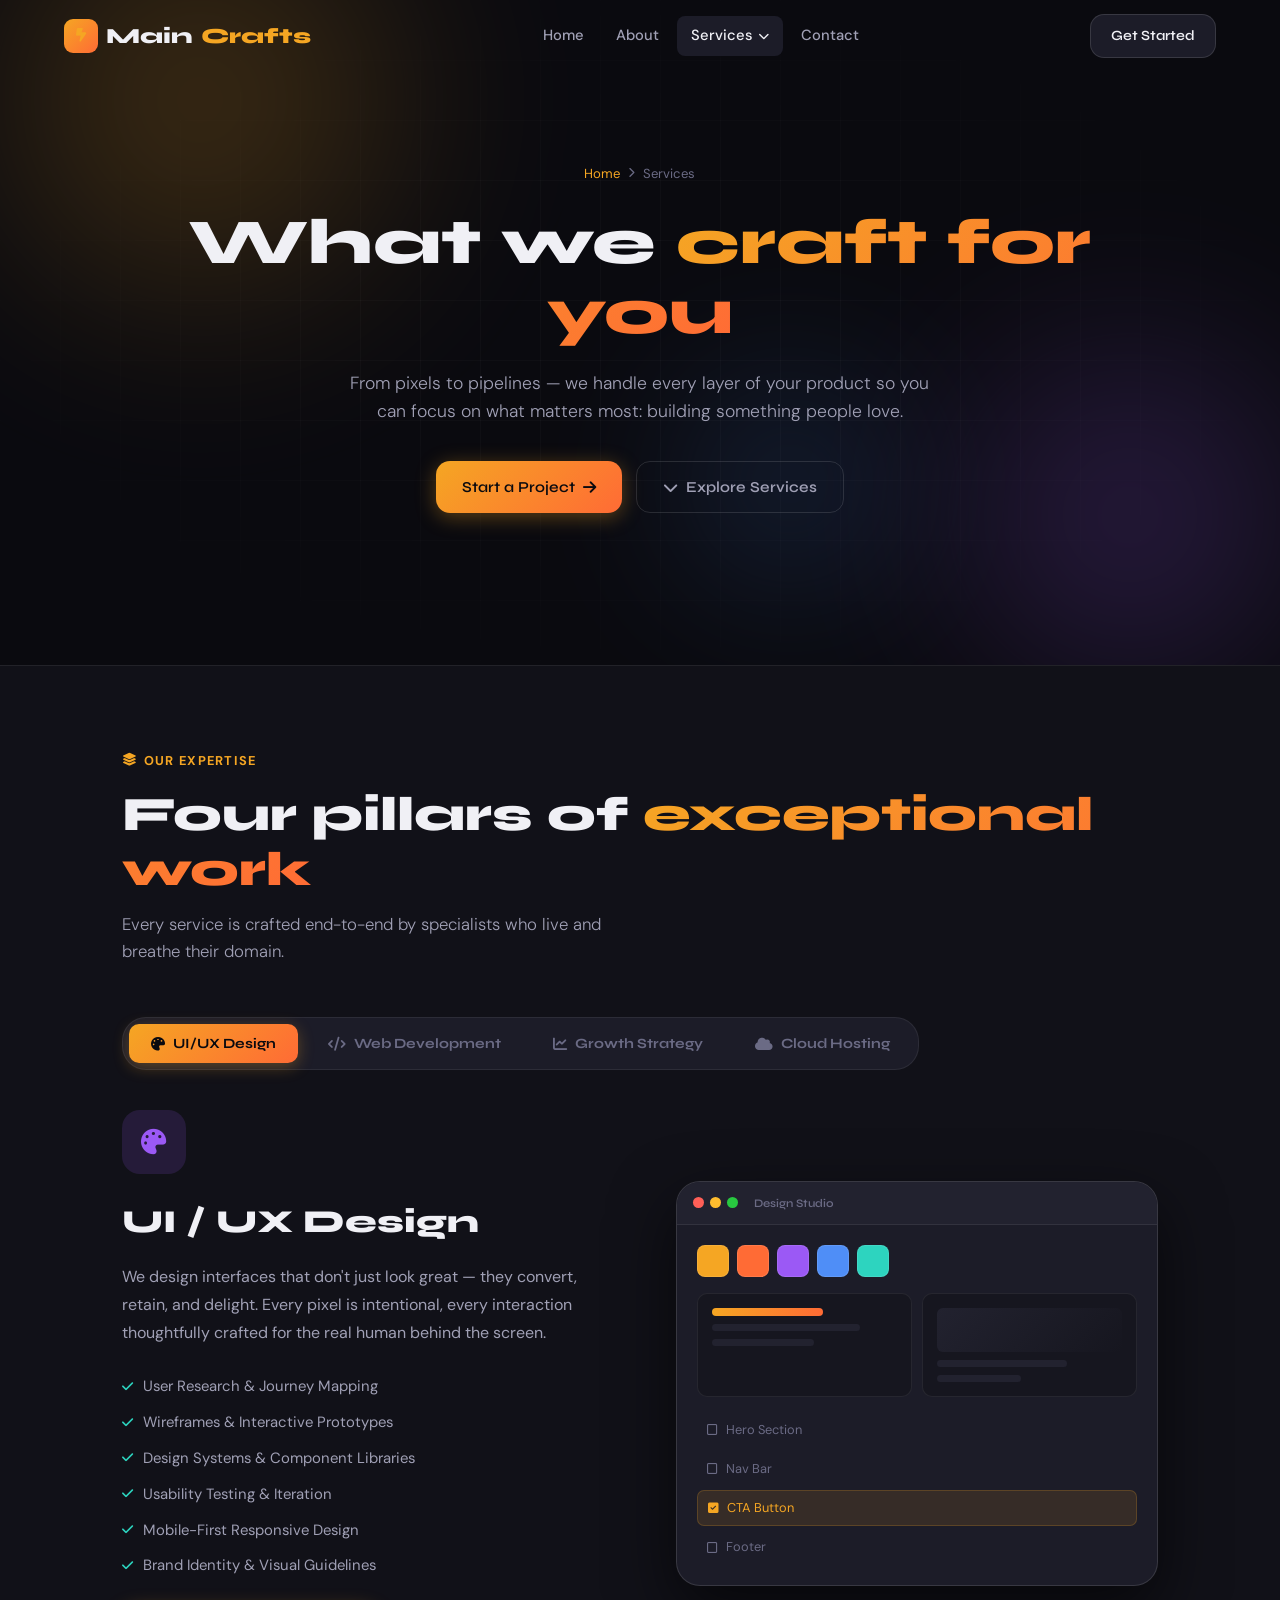
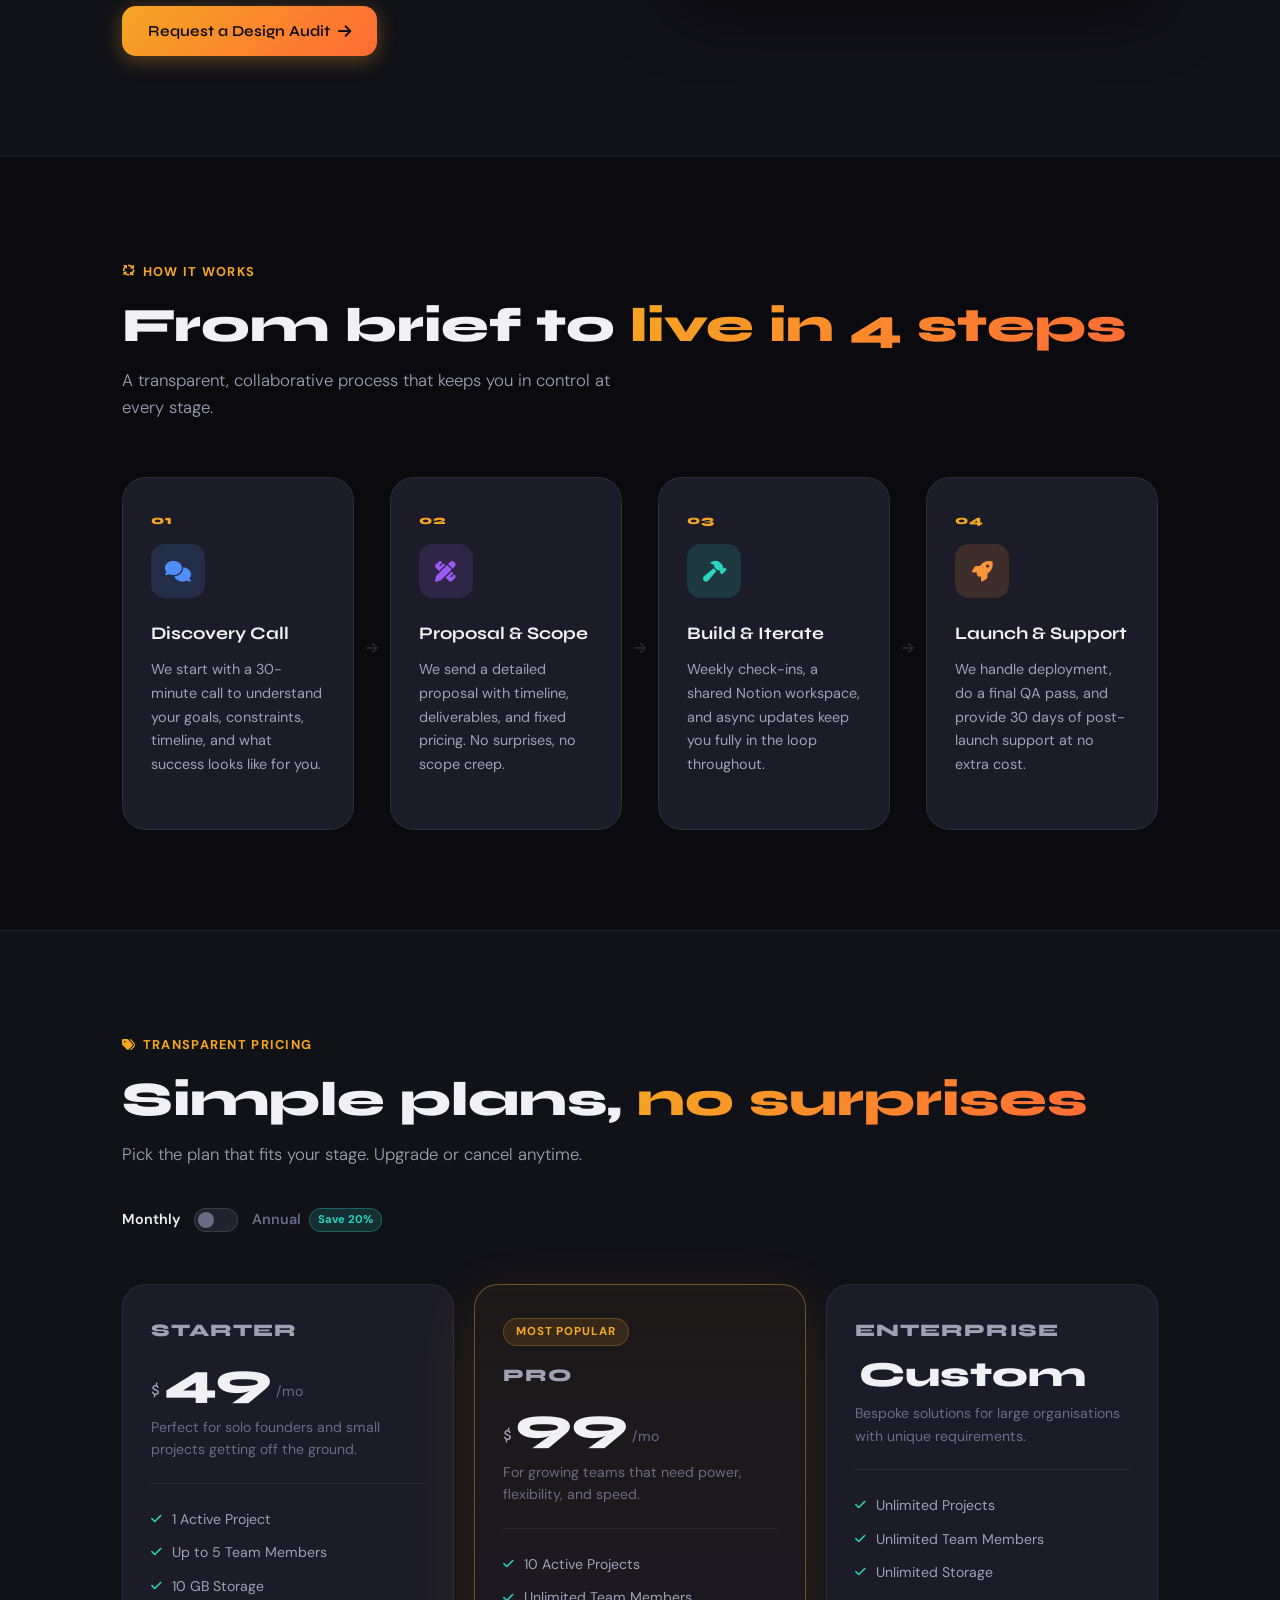
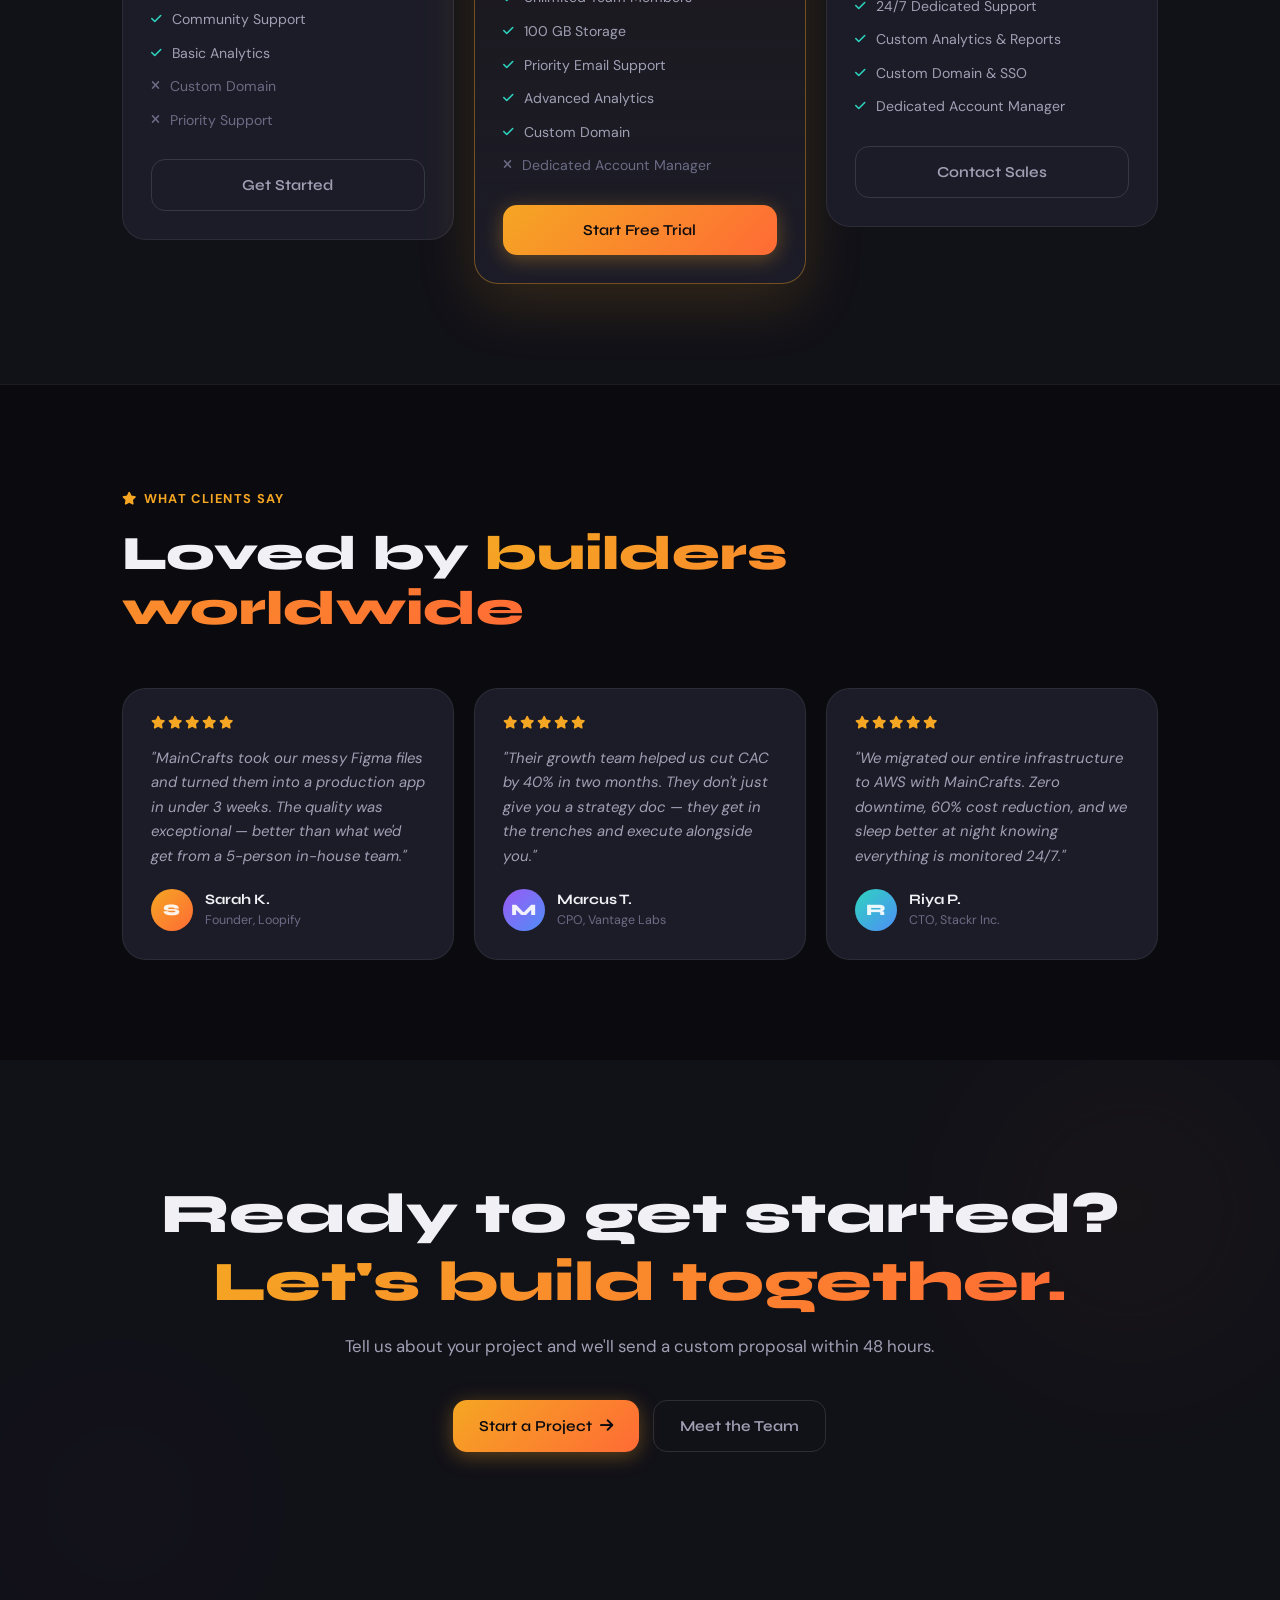
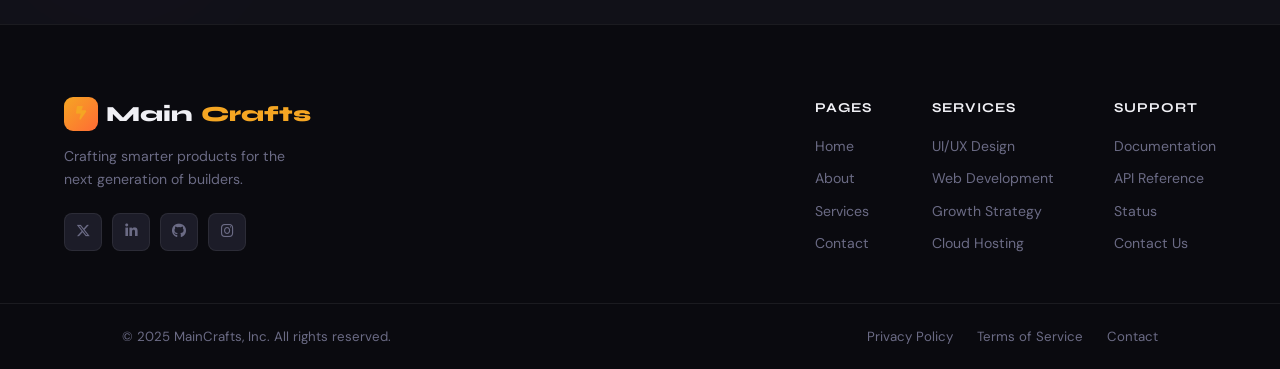
<file: services.html>
<!DOCTYPE html>
<html lang="en">
<head>
  <meta charset="UTF-8" />
  <meta name="viewport" content="width=device-width, initial-scale=1.0" />
  <title>Services — MainCrafts</title>
  <link rel="stylesheet" href="style.css" />
  <link rel="preconnect" href="https://fonts.googleapis.com" />
  <link rel="preconnect" href="https://fonts.gstatic.com" crossorigin />
  <link href="https://fonts.googleapis.com/css2?family=Syne:wght@400;600;700;800&family=DM+Sans:ital,opsz,wght@0,9..40,300;0,9..40,400;0,9..40,500;1,9..40,300&display=swap" rel="stylesheet" />
  <link rel="stylesheet" href="https://cdnjs.cloudflare.com/ajax/libs/font-awesome/6.5.0/css/all.min.css" />
</head>
<body>

  <!-- ========== HEADER ========== -->
  <header class="header scrolled" id="header">
    <div class="header-inner">
      <a href="home.html" class="logo">
        <span class="logo-icon"><i class="fa-solid fa-bolt-lightning"></i></span>
        Main<span>Crafts</span>
      </a>
      <nav class="nav" id="nav">
        <ul class="nav-list">
          <li><a href="home.html" class="nav-link">Home</a></li>
          <li><a href="about.html" class="nav-link">About</a></li>
          <li class="dropdown">
            <a href="services.html" class="nav-link active dropdown-toggle">
              Services <i class="fa-solid fa-chevron-down fa-xs"></i>
            </a>
            <ul class="dropdown-menu">
              <li><a href="#uiux"><i class="fa-solid fa-palette"></i> UI/UX Design</a></li>
              <li><a href="#webdev"><i class="fa-solid fa-code"></i> Web Development</a></li>
              <li><a href="#growth"><i class="fa-solid fa-chart-line"></i> Growth Strategy</a></li>
              <li><a href="#cloud"><i class="fa-solid fa-cloud"></i> Cloud Hosting</a></li>
            </ul>
          </li>
          <li><a href="contact.html" class="nav-link">Contact</a></li>
        </ul>
      </nav>
      <a href="contact.html" class="btn btn-nav">Get Started</a>
      <button class="hamburger" id="hamburger" aria-label="Toggle menu">
        <span></span><span></span><span></span>
      </button>
    </div>
  </header>

  <!-- ========== PAGE HERO ========== -->
  <section class="page-hero">
    <div class="hero-bg">
      <div class="orb orb-1"></div>
      <div class="orb orb-2"></div>
      <div class="orb orb-3"></div>
      <div class="grid-overlay"></div>
    </div>
    <div class="container page-hero-inner">
      <div class="page-hero-breadcrumb">
        <a href="home.html">Home</a>
        <i class="fa-solid fa-chevron-right fa-xs"></i>
        <span>Services</span>
      </div>
      <h1 class="page-hero-title">What we <span class="highlight">craft for you</span></h1>
      <p class="page-hero-sub">
        From pixels to pipelines — we handle every layer of your product so you can focus on what matters most: building something people love.
      </p>
      <div class="hero-actions" style="justify-content:center;margin-top:36px;">
        <a href="contact.html" class="btn btn-primary">Start a Project <i class="fa-solid fa-arrow-right"></i></a>
        <a href="#services-overview" class="btn btn-ghost"><i class="fa-solid fa-chevron-down"></i> Explore Services</a>
      </div>
    </div>
  </section>

  <!-- ========== SERVICES OVERVIEW TABS ========== -->
  <section class="services-overview" id="services-overview">
    <div class="container">
      <div class="section-label"><i class="fa-solid fa-layer-group"></i> Our Expertise</div>
      <h2 class="section-title">Four pillars of <span>exceptional work</span></h2>
      <p class="section-sub">Every service is crafted end-to-end by specialists who live and breathe their domain.</p>

      <!-- Tab Nav -->
      <div class="svc-tabs" role="tablist">
        <button class="svc-tab active" data-tab="uiux" role="tab" aria-selected="true">
          <i class="fa-solid fa-palette"></i> UI/UX Design
        </button>
        <button class="svc-tab" data-tab="webdev" role="tab">
          <i class="fa-solid fa-code"></i> Web Development
        </button>
        <button class="svc-tab" data-tab="growth" role="tab">
          <i class="fa-solid fa-chart-line"></i> Growth Strategy
        </button>
        <button class="svc-tab" data-tab="cloud" role="tab">
          <i class="fa-solid fa-cloud"></i> Cloud Hosting
        </button>
      </div>

      <!-- Tab Panels -->
      <div class="svc-panels">

        <!-- UI/UX -->
        <div class="svc-panel active" id="tab-uiux" role="tabpanel">
          <div class="svc-panel-grid">
            <div class="svc-panel-content">
              <div class="svc-panel-badge icon-violet">
                <i class="fa-solid fa-palette"></i>
              </div>
              <h3>UI / UX Design</h3>
              <p>We design interfaces that don't just look great — they convert, retain, and delight. Every pixel is intentional, every interaction thoughtfully crafted for the real human behind the screen.</p>
              <ul class="svc-feature-list">
                <li><i class="fa-solid fa-check"></i> User Research &amp; Journey Mapping</li>
                <li><i class="fa-solid fa-check"></i> Wireframes &amp; Interactive Prototypes</li>
                <li><i class="fa-solid fa-check"></i> Design Systems &amp; Component Libraries</li>
                <li><i class="fa-solid fa-check"></i> Usability Testing &amp; Iteration</li>
                <li><i class="fa-solid fa-check"></i> Mobile-First Responsive Design</li>
                <li><i class="fa-solid fa-check"></i> Brand Identity &amp; Visual Guidelines</li>
              </ul>
              <a href="contact.html" class="btn btn-primary" style="margin-top:28px;">
                Request a Design Audit <i class="fa-solid fa-arrow-right"></i>
              </a>
            </div>
            <div class="svc-panel-visual">
              <div class="svc-mockup uiux-mockup">
                <div class="svc-mock-header">
                  <span class="dot red"></span><span class="dot yellow"></span><span class="dot green"></span>
                  <span style="font-size:0.72rem;color:var(--text-3);margin-left:10px;font-family:var(--font-display);font-weight:600;">Design Studio</span>
                </div>
                <div class="svc-mock-body">
                  <div class="design-palette">
                    <div class="color-swatch" style="background:#f5a623;"></div>
                    <div class="color-swatch" style="background:#ff6b35;"></div>
                    <div class="color-swatch" style="background:#9b59f5;"></div>
                    <div class="color-swatch" style="background:#4f8ef7;"></div>
                    <div class="color-swatch" style="background:#2dd4bf;"></div>
                  </div>
                  <div class="design-preview">
                    <div class="design-card">
                      <div class="design-card-bar"></div>
                      <div class="design-card-line" style="width:80%"></div>
                      <div class="design-card-line" style="width:55%"></div>
                    </div>
                    <div class="design-card">
                      <div class="design-card-img"></div>
                      <div class="design-card-line" style="width:70%"></div>
                      <div class="design-card-line" style="width:45%"></div>
                    </div>
                  </div>
                  <div class="design-layers">
                    <div class="layer-item"><i class="fa-regular fa-square"></i><span>Hero Section</span></div>
                    <div class="layer-item"><i class="fa-regular fa-square"></i><span>Nav Bar</span></div>
                    <div class="layer-item active-layer"><i class="fa-solid fa-square-check"></i><span>CTA Button</span></div>
                    <div class="layer-item"><i class="fa-regular fa-square"></i><span>Footer</span></div>
                  </div>
                </div>
              </div>
            </div>
          </div>
        </div>

        <!-- Web Dev -->
        <div class="svc-panel" id="tab-webdev" role="tabpanel">
          <div class="svc-panel-grid">
            <div class="svc-panel-content">
              <div class="svc-panel-badge icon-blue">
                <i class="fa-solid fa-code"></i>
              </div>
              <h3>Web Development</h3>
              <p>We build production-ready web applications using modern stacks — React, Next.js, Node, and beyond. Fast, maintainable, tested, and built to scale from day one.</p>
              <ul class="svc-feature-list">
                <li><i class="fa-solid fa-check"></i> React / Next.js / Vue Applications</li>
                <li><i class="fa-solid fa-check"></i> REST &amp; GraphQL API Development</li>
                <li><i class="fa-solid fa-check"></i> Performance Optimisation &amp; Core Web Vitals</li>
                <li><i class="fa-solid fa-check"></i> CI/CD Pipeline Setup</li>
                <li><i class="fa-solid fa-check"></i> TypeScript &amp; Test-Driven Development</li>
                <li><i class="fa-solid fa-check"></i> Third-Party Integrations &amp; Webhooks</li>
              </ul>
              <a href="contact.html" class="btn btn-primary" style="margin-top:28px;">
                Discuss Your Project <i class="fa-solid fa-arrow-right"></i>
              </a>
            </div>
            <div class="svc-panel-visual">
              <div class="svc-mockup code-mockup">
                <div class="svc-mock-header">
                  <span class="dot red"></span><span class="dot yellow"></span><span class="dot green"></span>
                  <span style="font-size:0.72rem;color:var(--text-3);margin-left:10px;font-family:var(--font-display);font-weight:600;">app.tsx</span>
                </div>
                <div class="code-body">
                  <div class="code-line"><span class="c-kw">import</span> <span class="c-var">React</span> <span class="c-kw">from</span> <span class="c-str">'react'</span>;</div>
                  <div class="code-line"><span class="c-kw">import</span> <span class="c-var">{ useState }</span> <span class="c-kw">from</span> <span class="c-str">'react'</span>;</div>
                  <div class="code-line">&nbsp;</div>
                  <div class="code-line"><span class="c-kw">const</span> <span class="c-fn">App</span> <span class="c-sym">=</span> <span class="c-sym">()</span> <span class="c-sym">=&gt;</span> <span class="c-sym">{</span></div>
                  <div class="code-line">&nbsp;&nbsp;<span class="c-kw">const</span> <span class="c-sym">[</span><span class="c-var">count</span><span class="c-sym">,</span> <span class="c-var">setCount</span><span class="c-sym">]</span> <span class="c-sym">=</span></div>
                  <div class="code-line">&nbsp;&nbsp;&nbsp;&nbsp;<span class="c-fn">useState</span><span class="c-sym">(</span><span class="c-num">0</span><span class="c-sym">);</span></div>
                  <div class="code-line">&nbsp;</div>
                  <div class="code-line">&nbsp;&nbsp;<span class="c-kw">return</span> <span class="c-sym">(</span></div>
                  <div class="code-line">&nbsp;&nbsp;&nbsp;&nbsp;<span class="c-tag">&lt;main</span> <span class="c-attr">className</span><span class="c-sym">=</span><span class="c-str">"app"</span><span class="c-tag">&gt;</span></div>
                  <div class="code-line">&nbsp;&nbsp;&nbsp;&nbsp;&nbsp;&nbsp;<span class="c-tag">&lt;h1&gt;</span><span class="c-str">MainCrafts</span><span class="c-tag">&lt;/h1&gt;</span></div>
                  <div class="code-line code-cursor">&nbsp;&nbsp;&nbsp;&nbsp;&nbsp;&nbsp;<span class="c-tag">&lt;p&gt;</span><span class="c-str">Build smarter</span><span class="c-tag">&lt;/p&gt;</span><span class="cursor-blink">|</span></div>
                  <div class="code-line">&nbsp;&nbsp;&nbsp;&nbsp;<span class="c-tag">&lt;/main&gt;</span></div>
                  <div class="code-line">&nbsp;&nbsp;<span class="c-sym">);</span></div>
                  <div class="code-line"><span class="c-sym">};</span></div>
                </div>
              </div>
            </div>
          </div>
        </div>

        <!-- Growth -->
        <div class="svc-panel" id="tab-growth" role="tabpanel">
          <div class="svc-panel-grid">
            <div class="svc-panel-content">
              <div class="svc-panel-badge icon-teal">
                <i class="fa-solid fa-chart-line"></i>
              </div>
              <h3>Growth Strategy</h3>
              <p>Data beats guesswork. We dig into your funnel, identify the exact levers to pull, and build a repeatable growth engine that compounds over time.</p>
              <ul class="svc-feature-list">
                <li><i class="fa-solid fa-check"></i> Funnel Analysis &amp; Conversion Optimisation</li>
                <li><i class="fa-solid fa-check"></i> SEO &amp; Content Strategy</li>
                <li><i class="fa-solid fa-check"></i> Paid Acquisition Playbooks</li>
                <li><i class="fa-solid fa-check"></i> Retention &amp; Lifecycle Email</li>
                <li><i class="fa-solid fa-check"></i> A/B Testing &amp; Experimentation</li>
                <li><i class="fa-solid fa-check"></i> Analytics Setup &amp; Dashboards</li>
              </ul>
              <a href="contact.html" class="btn btn-primary" style="margin-top:28px;">
                Get a Growth Audit <i class="fa-solid fa-arrow-right"></i>
              </a>
            </div>
            <div class="svc-panel-visual">
              <div class="svc-mockup growth-mockup">
                <div class="svc-mock-header">
                  <span class="dot red"></span><span class="dot yellow"></span><span class="dot green"></span>
                  <span style="font-size:0.72rem;color:var(--text-3);margin-left:10px;font-family:var(--font-display);font-weight:600;">Growth Dashboard</span>
                </div>
                <div class="growth-body">
                  <div class="growth-kpis">
                    <div class="growth-kpi">
                      <div class="gkpi-label">MRR</div>
                      <div class="gkpi-val">$48.2K</div>
                      <div class="gkpi-change up">▲ 23%</div>
                    </div>
                    <div class="growth-kpi">
                      <div class="gkpi-label">Churn</div>
                      <div class="gkpi-val">1.2%</div>
                      <div class="gkpi-change up">▼ 0.4%</div>
                    </div>
                    <div class="growth-kpi">
                      <div class="gkpi-label">CAC</div>
                      <div class="gkpi-val">$18</div>
                      <div class="gkpi-change up">▼ 12%</div>
                    </div>
                  </div>
                  <div class="growth-chart-wrap">
                    <div class="growth-chart-label">Monthly Revenue Growth</div>
                    <div class="growth-chart">
                      <div class="g-bar" style="--h:40%"><span>Jan</span></div>
                      <div class="g-bar" style="--h:55%"><span>Feb</span></div>
                      <div class="g-bar" style="--h:50%"><span>Mar</span></div>
                      <div class="g-bar" style="--h:70%"><span>Apr</span></div>
                      <div class="g-bar" style="--h:65%"><span>May</span></div>
                      <div class="g-bar" style="--h:88%"><span>Jun</span></div>
                      <div class="g-bar highlight-bar" style="--h:100%"><span>Jul</span></div>
                    </div>
                  </div>
                </div>
              </div>
            </div>
          </div>
        </div>

        <!-- Cloud -->
        <div class="svc-panel" id="tab-cloud" role="tabpanel">
          <div class="svc-panel-grid">
            <div class="svc-panel-content">
              <div class="svc-panel-badge icon-orange">
                <i class="fa-solid fa-cloud"></i>
              </div>
              <h3>Cloud Hosting</h3>
              <p>Forget server headaches. We architect, deploy, and monitor your cloud infrastructure — so you get enterprise-grade reliability at startup-friendly costs.</p>
              <ul class="svc-feature-list">
                <li><i class="fa-solid fa-check"></i> AWS / GCP / Azure Architecture</li>
                <li><i class="fa-solid fa-check"></i> Docker &amp; Kubernetes Orchestration</li>
                <li><i class="fa-solid fa-check"></i> Auto-Scaling &amp; Load Balancing</li>
                <li><i class="fa-solid fa-check"></i> Zero-Downtime Deployments</li>
                <li><i class="fa-solid fa-check"></i> 24/7 Monitoring &amp; Alerting</li>
                <li><i class="fa-solid fa-check"></i> Daily Backups &amp; Disaster Recovery</li>
              </ul>
              <a href="contact.html" class="btn btn-primary" style="margin-top:28px;">
                Talk to a Cloud Expert <i class="fa-solid fa-arrow-right"></i>
              </a>
            </div>
            <div class="svc-panel-visual">
              <div class="svc-mockup cloud-mockup">
                <div class="svc-mock-header">
                  <span class="dot red"></span><span class="dot yellow"></span><span class="dot green"></span>
                  <span style="font-size:0.72rem;color:var(--text-3);margin-left:10px;font-family:var(--font-display);font-weight:600;">Infrastructure Map</span>
                </div>
                <div class="cloud-body">
                  <div class="infra-grid">
                    <div class="infra-node node-cdn"><i class="fa-solid fa-globe"></i><span>CDN</span></div>
                    <div class="infra-arrow"><i class="fa-solid fa-arrow-right"></i></div>
                    <div class="infra-node node-lb"><i class="fa-solid fa-scale-balanced"></i><span>Load Balancer</span></div>
                    <div class="infra-arrow"><i class="fa-solid fa-arrow-right"></i></div>
                    <div class="infra-node node-app"><i class="fa-brands fa-docker"></i><span>App Cluster</span></div>
                  </div>
                  <div class="infra-row2">
                    <div class="infra-node node-db"><i class="fa-solid fa-database"></i><span>Database</span></div>
                    <div class="infra-node node-cache"><i class="fa-solid fa-bolt"></i><span>Redis Cache</span></div>
                    <div class="infra-node node-storage"><i class="fa-solid fa-hard-drive"></i><span>Object Store</span></div>
                  </div>
                  <div class="infra-status">
                    <div class="infra-status-dot"></div>
                    <span>All systems operational · 99.98% uptime this month</span>
                  </div>
                </div>
              </div>
            </div>
          </div>
        </div>

      </div><!-- /svc-panels -->
    </div>
  </section>

  <!-- ========== PROCESS ========== -->
  <section class="process-section">
    <div class="container">
      <div class="section-label"><i class="fa-solid fa-arrows-spin"></i> How It Works</div>
      <h2 class="section-title">From brief to <span>live in 4 steps</span></h2>
      <p class="section-sub">A transparent, collaborative process that keeps you in control at every stage.</p>

      <div class="process-steps">
        <div class="process-step feature-card" data-delay="0">
          <div class="process-num">01</div>
          <div class="feat-icon-wrap icon-blue"><i class="fa-solid fa-comments"></i></div>
          <h3>Discovery Call</h3>
          <p>We start with a 30-minute call to understand your goals, constraints, timeline, and what success looks like for you.</p>
        </div>
        <div class="process-connector"><i class="fa-solid fa-arrow-right"></i></div>
        <div class="process-step feature-card" data-delay="1">
          <div class="process-num">02</div>
          <div class="feat-icon-wrap icon-violet"><i class="fa-solid fa-pencil-ruler"></i></div>
          <h3>Proposal &amp; Scope</h3>
          <p>We send a detailed proposal with timeline, deliverables, and fixed pricing. No surprises, no scope creep.</p>
        </div>
        <div class="process-connector"><i class="fa-solid fa-arrow-right"></i></div>
        <div class="process-step feature-card" data-delay="2">
          <div class="process-num">03</div>
          <div class="feat-icon-wrap icon-teal"><i class="fa-solid fa-hammer"></i></div>
          <h3>Build &amp; Iterate</h3>
          <p>Weekly check-ins, a shared Notion workspace, and async updates keep you fully in the loop throughout.</p>
        </div>
        <div class="process-connector"><i class="fa-solid fa-arrow-right"></i></div>
        <div class="process-step feature-card" data-delay="3">
          <div class="process-num">04</div>
          <div class="feat-icon-wrap icon-orange"><i class="fa-solid fa-rocket"></i></div>
          <h3>Launch &amp; Support</h3>
          <p>We handle deployment, do a final QA pass, and provide 30 days of post-launch support at no extra cost.</p>
        </div>
      </div>
    </div>
  </section>

  <!-- ========== PRICING ========== -->
  <section class="pricing-section" id="pricing">
    <div class="container">
      <div class="section-label"><i class="fa-solid fa-tags"></i> Transparent Pricing</div>
      <h2 class="section-title">Simple plans, <span>no surprises</span></h2>
      <p class="section-sub">Pick the plan that fits your stage. Upgrade or cancel anytime.</p>

      <div class="pricing-toggle">
        <span class="toggle-label active" id="toggle-monthly">Monthly</span>
        <label class="toggle-switch">
          <input type="checkbox" id="billing-toggle" />
          <span class="toggle-slider"></span>
        </label>
        <span class="toggle-label" id="toggle-annual">Annual <span class="save-badge">Save 20%</span></span>
      </div>

      <div class="pricing-grid">

        <div class="pricing-card feature-card" data-delay="0">
          <div class="plan-name">Starter</div>
          <div class="plan-price">
            <span class="price-currency">$</span>
            <span class="price-amount" data-monthly="49" data-annual="39">49</span>
            <span class="price-period">/mo</span>
          </div>
          <div class="plan-desc">Perfect for solo founders and small projects getting off the ground.</div>
          <ul class="plan-features">
            <li><i class="fa-solid fa-check"></i> 1 Active Project</li>
            <li><i class="fa-solid fa-check"></i> Up to 5 Team Members</li>
            <li><i class="fa-solid fa-check"></i> 10 GB Storage</li>
            <li><i class="fa-solid fa-check"></i> Community Support</li>
            <li><i class="fa-solid fa-check"></i> Basic Analytics</li>
            <li class="disabled"><i class="fa-solid fa-xmark"></i> Custom Domain</li>
            <li class="disabled"><i class="fa-solid fa-xmark"></i> Priority Support</li>
          </ul>
          <a href="contact.html" class="btn btn-ghost" style="width:100%;justify-content:center;margin-top:28px;">Get Started</a>
        </div>

        <div class="pricing-card pricing-card-featured feature-card" data-delay="1">
          <div class="plan-popular">Most Popular</div>
          <div class="plan-name">Pro</div>
          <div class="plan-price">
            <span class="price-currency">$</span>
            <span class="price-amount" data-monthly="99" data-annual="79">99</span>
            <span class="price-period">/mo</span>
          </div>
          <div class="plan-desc">For growing teams that need power, flexibility, and speed.</div>
          <ul class="plan-features">
            <li><i class="fa-solid fa-check"></i> 10 Active Projects</li>
            <li><i class="fa-solid fa-check"></i> Unlimited Team Members</li>
            <li><i class="fa-solid fa-check"></i> 100 GB Storage</li>
            <li><i class="fa-solid fa-check"></i> Priority Email Support</li>
            <li><i class="fa-solid fa-check"></i> Advanced Analytics</li>
            <li><i class="fa-solid fa-check"></i> Custom Domain</li>
            <li class="disabled"><i class="fa-solid fa-xmark"></i> Dedicated Account Manager</li>
          </ul>
          <a href="contact.html" class="btn btn-primary" style="width:100%;justify-content:center;margin-top:28px;">Start Free Trial</a>
        </div>

        <div class="pricing-card feature-card" data-delay="2">
          <div class="plan-name">Enterprise</div>
          <div class="plan-price">
            <span class="price-currency"></span>
            <span class="price-amount enterprise-price">Custom</span>
          </div>
          <div class="plan-desc">Bespoke solutions for large organisations with unique requirements.</div>
          <ul class="plan-features">
            <li><i class="fa-solid fa-check"></i> Unlimited Projects</li>
            <li><i class="fa-solid fa-check"></i> Unlimited Team Members</li>
            <li><i class="fa-solid fa-check"></i> Unlimited Storage</li>
            <li><i class="fa-solid fa-check"></i> 24/7 Dedicated Support</li>
            <li><i class="fa-solid fa-check"></i> Custom Analytics &amp; Reports</li>
            <li><i class="fa-solid fa-check"></i> Custom Domain &amp; SSO</li>
            <li><i class="fa-solid fa-check"></i> Dedicated Account Manager</li>
          </ul>
          <a href="contact.html" class="btn btn-ghost" style="width:100%;justify-content:center;margin-top:28px;">Contact Sales</a>
        </div>

      </div>
    </div>
  </section>

  <!-- ========== TESTIMONIALS ========== -->
  <section class="testimonials-section">
    <div class="container">
      <div class="section-label"><i class="fa-solid fa-star"></i> What Clients Say</div>
      <h2 class="section-title">Loved by <span>builders worldwide</span></h2>

      <div class="testimonials-grid">
        <div class="testi-card feature-card" data-delay="0">
          <div class="testi-stars">
            <i class="fa-solid fa-star"></i><i class="fa-solid fa-star"></i><i class="fa-solid fa-star"></i><i class="fa-solid fa-star"></i><i class="fa-solid fa-star"></i>
          </div>
          <p class="testi-quote">"MainCrafts took our messy Figma files and turned them into a production app in under 3 weeks. The quality was exceptional — better than what we'd get from a 5-person in-house team."</p>
          <div class="testi-author">
            <div class="testi-avatar" style="background:linear-gradient(135deg,#f5a623,#ff6b35);">S</div>
            <div>
              <div class="testi-name">Sarah K.</div>
              <div class="testi-role">Founder, Loopify</div>
            </div>
          </div>
        </div>
        <div class="testi-card feature-card" data-delay="1">
          <div class="testi-stars">
            <i class="fa-solid fa-star"></i><i class="fa-solid fa-star"></i><i class="fa-solid fa-star"></i><i class="fa-solid fa-star"></i><i class="fa-solid fa-star"></i>
          </div>
          <p class="testi-quote">"Their growth team helped us cut CAC by 40% in two months. They don't just give you a strategy doc — they get in the trenches and execute alongside you."</p>
          <div class="testi-author">
            <div class="testi-avatar" style="background:linear-gradient(135deg,#9b59f5,#4f8ef7);">M</div>
            <div>
              <div class="testi-name">Marcus T.</div>
              <div class="testi-role">CPO, Vantage Labs</div>
            </div>
          </div>
        </div>
        <div class="testi-card feature-card" data-delay="2">
          <div class="testi-stars">
            <i class="fa-solid fa-star"></i><i class="fa-solid fa-star"></i><i class="fa-solid fa-star"></i><i class="fa-solid fa-star"></i><i class="fa-solid fa-star"></i>
          </div>
          <p class="testi-quote">"We migrated our entire infrastructure to AWS with MainCrafts. Zero downtime, 60% cost reduction, and we sleep better at night knowing everything is monitored 24/7."</p>
          <div class="testi-author">
            <div class="testi-avatar" style="background:linear-gradient(135deg,#2dd4bf,#4f8ef7);">R</div>
            <div>
              <div class="testi-name">Riya P.</div>
              <div class="testi-role">CTO, Stackr Inc.</div>
            </div>
          </div>
        </div>
      </div>
    </div>
  </section>

  <!-- ========== CTA ========== -->
  <section class="cta-banner">
    <div class="cta-bg"><div class="orb orb-cta-1"></div><div class="orb orb-cta-2"></div></div>
    <div class="container cta-inner">
      <h2>Ready to get started?<br /><span>Let's build together.</span></h2>
      <p>Tell us about your project and we'll send a custom proposal within 48 hours.</p>
      <div class="hero-actions" style="justify-content:center;margin-top:32px;">
        <a href="contact.html" class="btn btn-primary">Start a Project <i class="fa-solid fa-arrow-right"></i></a>
        <a href="about.html" class="btn btn-ghost">Meet the Team</a>
      </div>
    </div>
  </section>

  <!-- ========== FOOTER ========== -->
  <footer class="footer">
    <div class="container footer-inner">
      <div class="footer-brand">
        <a href="home.html" class="logo">
          <span class="logo-icon"><i class="fa-solid fa-bolt-lightning"></i></span>Main<span>Crafts</span>
        </a>
        <p>Crafting smarter products for the next generation of builders.</p>
        <div class="social-links">
          <a href="#" aria-label="Twitter"><i class="fa-brands fa-x-twitter"></i></a>
          <a href="#" aria-label="LinkedIn"><i class="fa-brands fa-linkedin-in"></i></a>
          <a href="#" aria-label="GitHub"><i class="fa-brands fa-github"></i></a>
          <a href="#" aria-label="Instagram"><i class="fa-brands fa-instagram"></i></a>
        </div>
      </div>
      <div class="footer-links">
        <div class="footer-col">
          <h4>Pages</h4>
          <a href="home.html">Home</a>
          <a href="about.html">About</a>
          <a href="services.html">Services</a>
          <a href="contact.html">Contact</a>
        </div>
        <div class="footer-col">
          <h4>Services</h4>
          <a href="services.html#uiux">UI/UX Design</a>
          <a href="services.html#webdev">Web Development</a>
          <a href="services.html#growth">Growth Strategy</a>
          <a href="services.html#cloud">Cloud Hosting</a>
        </div>
        <div class="footer-col">
          <h4>Support</h4>
          <a href="#">Documentation</a>
          <a href="#">API Reference</a>
          <a href="#">Status</a>
          <a href="contact.html">Contact Us</a>
        </div>
      </div>
    </div>
    <div class="footer-bottom">
      <div class="container footer-bottom-inner">
        <p>© 2025 MainCrafts, Inc. All rights reserved.</p>
        <div class="footer-legal">
          <a href="#">Privacy Policy</a>
          <a href="#">Terms of Service</a>
          <a href="contact.html">Contact</a>
        </div>
      </div>
    </div>
  </footer>

  <div class="toast" id="toast"><i class="fa-solid fa-circle-check"></i> Done!</div>
  <script src="script.js"></script>
</body>
</html>
</file>
<file: style.css>
/* =========================================
   MAINCRAFTS — style.css
   Dark editorial aesthetic with amber accents
   ========================================= */

/* ---------- CSS Variables ---------- */
:root {
  --bg:        #0a0a0f;
  --bg-2:      #111118;
  --bg-3:      #16161f;
  --surface:   #1c1c28;
  --surface-2: #22222f;
  --border:    rgba(255,255,255,0.07);
  --border-2:  rgba(255,255,255,0.12);

  --accent:    #f5a623;
  --accent-2:  #ff6b35;
  --blue:      #4f8ef7;
  --violet:    #9b59f5;
  --teal:      #2dd4bf;
  --orange:    #fb923c;

  --text:      #f0f0f5;
  --text-2:    #a0a0b5;
  --text-3:    #6b6b85;

  --radius:    14px;
  --radius-sm: 8px;
  --radius-lg: 24px;
  --shadow:    0 8px 32px rgba(0,0,0,0.4);
  --shadow-lg: 0 24px 64px rgba(0,0,0,0.6);

  --font-display: 'Syne', sans-serif;
  --font-body:    'DM Sans', sans-serif;

  --transition: 0.3s cubic-bezier(0.4, 0, 0.2, 1);
}

/* ---------- Reset & Base ---------- */
*, *::before, *::after { box-sizing: border-box; margin: 0; padding: 0; }

html { scroll-behavior: smooth; }

body {
  background: var(--bg);
  color: var(--text);
  font-family: var(--font-body);
  font-size: 16px;
  line-height: 1.6;
  overflow-x: hidden;
}

a { text-decoration: none; color: inherit; }
ul { list-style: none; }
img { max-width: 100%; display: block; }

.container {
  width: 90%;
  max-width: 1180px;
  margin-inline: auto;
}

/* ---------- Scrollbar ---------- */
::-webkit-scrollbar { width: 6px; }
::-webkit-scrollbar-track { background: var(--bg); }
::-webkit-scrollbar-thumb { background: var(--surface-2); border-radius: 3px; }

/* ==========================================
   BUTTONS
   ========================================== */
.btn {
  display: inline-flex;
  align-items: center;
  gap: 8px;
  padding: 13px 26px;
  border-radius: var(--radius);
  font-family: var(--font-display);
  font-weight: 600;
  font-size: 0.95rem;
  cursor: pointer;
  border: none;
  transition: var(--transition);
  white-space: nowrap;
}

.btn-primary {
  background: linear-gradient(135deg, var(--accent), var(--accent-2));
  color: #0a0a0f;
  box-shadow: 0 4px 20px rgba(245,166,35,0.35);
}
.btn-primary:hover {
  transform: translateY(-2px);
  box-shadow: 0 8px 32px rgba(245,166,35,0.5);
}
.btn-primary:active { transform: translateY(0); }

.btn-ghost {
  background: transparent;
  color: var(--text-2);
  border: 1px solid var(--border-2);
}
.btn-ghost:hover {
  background: var(--surface);
  color: var(--text);
  border-color: var(--border-2);
}

.btn-nav {
  background: var(--surface);
  color: var(--text);
  border: 1px solid var(--border-2);
  padding: 10px 20px;
  font-size: 0.88rem;
}
.btn-nav:hover {
  background: var(--accent);
  color: #0a0a0f;
  border-color: var(--accent);
}

/* ==========================================
   HEADER
   ========================================== */
.header {
  position: fixed;
  top: 0; left: 0; right: 0;
  z-index: 1000;
  transition: background var(--transition), box-shadow var(--transition);
  padding: 0 5%;
}

.header.scrolled {
  background: rgba(10,10,15,0.92);
  backdrop-filter: blur(20px);
  -webkit-backdrop-filter: blur(20px);
  box-shadow: 0 1px 0 var(--border);
}

.header-inner {
  display: flex;
  align-items: center;
  justify-content: space-between;
  height: 72px;
  max-width: 1180px;
  margin-inline: auto;
  gap: 24px;
}

/* Logo */
.logo {
  display: flex;
  align-items: center;
  gap: 8px;
  font-family: var(--font-display);
  font-size: 1.35rem;
  font-weight: 800;
  color: var(--text);
  flex-shrink: 0;
}
.logo span { color: var(--accent); }
.logo-icon {
  width: 34px; height: 34px;
  background: linear-gradient(135deg, var(--accent), var(--accent-2));
  border-radius: 9px;
  display: flex; align-items: center; justify-content: center;
  color: #0a0a0f;
  font-size: 0.85rem;
}

/* Nav */
.nav-list {
  display: flex;
  align-items: center;
  gap: 4px;
}

.nav-link {
  display: flex;
  align-items: center;
  gap: 5px;
  padding: 8px 14px;
  color: var(--text-2);
  font-size: 0.92rem;
  font-weight: 500;
  border-radius: var(--radius-sm);
  transition: var(--transition);
}
.nav-link:hover, .nav-link.active {
  color: var(--text);
  background: var(--surface);
}

/* Dropdown */
.dropdown { position: relative; }

.dropdown-menu {
  position: absolute;
  top: calc(100% + 12px);
  left: 50%;
  transform: translateX(-50%) translateY(-6px);
  background: var(--bg-3);
  border: 1px solid var(--border-2);
  border-radius: var(--radius);
  padding: 8px;
  min-width: 220px;
  opacity: 0;
  visibility: hidden;
  pointer-events: none;
  transition: opacity var(--transition), transform var(--transition), visibility var(--transition);
  box-shadow: var(--shadow-lg);
  z-index: 999;
}
.dropdown:hover .dropdown-menu {
  opacity: 1;
  visibility: visible;
  pointer-events: auto;
  transform: translateX(-50%) translateY(0);
}
.dropdown-menu li a {
  display: flex;
  align-items: center;
  gap: 10px;
  padding: 10px 14px;
  border-radius: var(--radius-sm);
  color: var(--text-2);
  font-size: 0.9rem;
  transition: var(--transition);
}
.dropdown-menu li a i {
  width: 18px;
  color: var(--accent);
  font-size: 0.85rem;
}
.dropdown-menu li a:hover {
  background: var(--surface-2);
  color: var(--text);
}

/* Hamburger */
.hamburger {
  display: none;
  flex-direction: column;
  gap: 5px;
  background: none;
  border: none;
  cursor: pointer;
  padding: 6px;
}
.hamburger span {
  display: block;
  width: 24px; height: 2px;
  background: var(--text);
  border-radius: 2px;
  transition: var(--transition);
}
.hamburger.open span:nth-child(1) { transform: translateY(7px) rotate(45deg); }
.hamburger.open span:nth-child(2) { opacity: 0; }
.hamburger.open span:nth-child(3) { transform: translateY(-7px) rotate(-45deg); }

/* ==========================================
   HERO
   ========================================== */
.hero {
  position: relative;
  min-height: 100vh;
  display: flex;
  align-items: center;
  padding: 120px 5% 80px;
  gap: 60px;
  overflow: hidden;
}

/* Orbs */
.hero-bg { position: absolute; inset: 0; z-index: 0; }
.orb {
  position: absolute;
  border-radius: 50%;
  filter: blur(80px);
  opacity: 0.25;
  animation: float 8s ease-in-out infinite;
}
.orb-1 {
  width: 600px; height: 600px;
  background: radial-gradient(circle, #f5a623, transparent 70%);
  top: -200px; left: -100px;
  animation-delay: 0s;
}
.orb-2 {
  width: 500px; height: 500px;
  background: radial-gradient(circle, #9b59f5, transparent 70%);
  bottom: -100px; right: -100px;
  animation-delay: 3s;
}
.orb-3 {
  width: 300px; height: 300px;
  background: radial-gradient(circle, #4f8ef7, transparent 70%);
  top: 50%; left: 50%;
  animation-delay: 6s;
}
@keyframes float {
  0%, 100% { transform: translate(0, 0); }
  33%       { transform: translate(30px, -30px); }
  66%       { transform: translate(-20px, 20px); }
}

.grid-overlay {
  position: absolute; inset: 0;
  background-image:
    linear-gradient(rgba(255,255,255,0.025) 1px, transparent 1px),
    linear-gradient(90deg, rgba(255,255,255,0.025) 1px, transparent 1px);
  background-size: 60px 60px;
  mask-image: radial-gradient(ellipse at center, black 30%, transparent 80%);
}

.hero-content {
  position: relative;
  z-index: 1;
  flex: 1;
  max-width: 580px;
}

.hero-badge {
  display: inline-flex;
  align-items: center;
  gap: 8px;
  background: rgba(245,166,35,0.1);
  border: 1px solid rgba(245,166,35,0.25);
  color: var(--accent);
  padding: 7px 16px;
  border-radius: 100px;
  font-size: 0.82rem;
  font-weight: 600;
  margin-bottom: 24px;
  animation: fadeUp 0.6s ease forwards;
}
.hero-badge i { font-size: 0.75rem; }

.hero-heading {
  font-family: var(--font-display);
  font-size: clamp(2.8rem, 6vw, 5rem);
  font-weight: 800;
  line-height: 1.1;
  margin-bottom: 22px;
  animation: fadeUp 0.7s 0.1s ease both;
}

.highlight {
  background: linear-gradient(135deg, var(--accent), var(--accent-2));
  -webkit-background-clip: text;
  -webkit-text-fill-color: transparent;
  background-clip: text;
}

.hero-sub {
  font-size: 1.1rem;
  color: var(--text-2);
  max-width: 480px;
  margin-bottom: 36px;
  font-weight: 300;
  animation: fadeUp 0.7s 0.2s ease both;
}

.hero-actions {
  display: flex;
  flex-wrap: wrap;
  gap: 14px;
  margin-bottom: 52px;
  animation: fadeUp 0.7s 0.3s ease both;
}

.hero-stats {
  display: flex;
  align-items: center;
  gap: 24px;
  animation: fadeUp 0.7s 0.4s ease both;
}
.stat { text-align: left; }
.stat-num {
  display: block;
  font-family: var(--font-display);
  font-size: 1.8rem;
  font-weight: 800;
  color: var(--text);
  line-height: 1;
}
.stat-label {
  display: block;
  font-size: 0.78rem;
  color: var(--text-3);
  margin-top: 3px;
  text-transform: uppercase;
  letter-spacing: 0.05em;
}
.stat-divider {
  width: 1px;
  height: 36px;
  background: var(--border-2);
}

/* Dashboard mock */
.hero-visual {
  position: relative;
  z-index: 1;
  flex: 1;
  max-width: 520px;
  animation: fadeUp 0.8s 0.3s ease both;
}

.dashboard-mock {
  background: var(--surface);
  border: 1px solid var(--border-2);
  border-radius: var(--radius-lg);
  overflow: hidden;
  box-shadow: var(--shadow-lg), 0 0 0 1px rgba(255,255,255,0.04);
}
.mock-bar {
  display: flex;
  align-items: center;
  gap: 7px;
  padding: 14px 18px;
  background: var(--surface-2);
  border-bottom: 1px solid var(--border);
}
.dot {
  width: 11px; height: 11px;
  border-radius: 50%;
}
.dot.red    { background: #ff5f57; }
.dot.yellow { background: #febc2e; }
.dot.green  { background: #28c840; }
.mock-title {
  margin-left: 8px;
  font-size: 0.78rem;
  color: var(--text-3);
  font-family: var(--font-display);
  font-weight: 600;
}
.mock-body {
  display: flex;
  gap: 0;
}
.mock-sidebar {
  display: flex;
  flex-direction: column;
  gap: 4px;
  padding: 16px 10px;
  background: rgba(0,0,0,0.15);
  border-right: 1px solid var(--border);
}
.mock-item {
  width: 36px; height: 36px;
  border-radius: 9px;
  display: flex; align-items: center; justify-content: center;
  color: var(--text-3);
  font-size: 0.9rem;
  cursor: pointer;
  transition: var(--transition);
}
.mock-item.active, .mock-item:hover {
  background: rgba(245,166,35,0.15);
  color: var(--accent);
}
.mock-main {
  flex: 1;
  padding: 16px;
  display: flex;
  flex-direction: column;
  gap: 14px;
}
.mock-row {
  display: grid;
  grid-template-columns: 1fr 1fr;
  gap: 10px;
}
.mock-stat-box {
  background: var(--bg-3);
  border: 1px solid var(--border);
  border-radius: 10px;
  padding: 12px;
}
.mock-stat-label {
  font-size: 0.7rem;
  color: var(--text-3);
  text-transform: uppercase;
  letter-spacing: 0.05em;
}
.mock-stat-val {
  font-family: var(--font-display);
  font-size: 1.1rem;
  font-weight: 700;
  color: var(--text);
  margin: 3px 0;
}
.mock-stat-change {
  font-size: 0.72rem;
  font-weight: 600;
}
.mock-stat-change.up { color: #28c840; }

.mock-chart {
  display: flex;
  align-items: flex-end;
  gap: 6px;
  height: 70px;
}
.bar {
  flex: 1;
  height: var(--h);
  background: linear-gradient(180deg, var(--accent), var(--accent-2));
  border-radius: 4px 4px 0 0;
  opacity: 0.75;
  transition: opacity 0.2s;
}
.bar:hover { opacity: 1; }

/* Floating cards */
.card-float {
  position: absolute;
  display: flex;
  align-items: center;
  gap: 10px;
  background: rgba(28,28,40,0.95);
  border: 1px solid var(--border-2);
  border-radius: var(--radius);
  padding: 12px 18px;
  font-size: 0.82rem;
  font-weight: 600;
  color: var(--text);
  box-shadow: var(--shadow);
  backdrop-filter: blur(10px);
  z-index: 2;
}
.card-float i { color: var(--accent); font-size: 1rem; }

.card-a {
  top: -18px;
  right: 30px;
  animation: bobUp 4s ease-in-out infinite;
}
.card-b {
  bottom: -18px;
  left: -10px;
  animation: bobUp 4s ease-in-out infinite 2s;
}
@keyframes bobUp {
  0%, 100% { transform: translateY(0); }
  50%       { transform: translateY(-8px); }
}

/* ==========================================
   SECTION COMMONS
   ========================================== */
.section-label {
  display: inline-flex;
  align-items: center;
  gap: 7px;
  font-size: 0.8rem;
  font-weight: 700;
  text-transform: uppercase;
  letter-spacing: 0.1em;
  color: var(--accent);
  margin-bottom: 16px;
}

.section-title {
  font-family: var(--font-display);
  font-size: clamp(2rem, 4vw, 3rem);
  font-weight: 800;
  line-height: 1.15;
  margin-bottom: 14px;
}
.section-title span {
  background: linear-gradient(135deg, var(--accent), var(--accent-2));
  -webkit-background-clip: text;
  -webkit-text-fill-color: transparent;
  background-clip: text;
}
.section-sub {
  color: var(--text-2);
  font-size: 1.05rem;
  max-width: 520px;
  font-weight: 300;
}

/* ==========================================
   FEATURES
   ========================================== */
.features {
  padding: 120px 5%;
  background: var(--bg-2);
  position: relative;
}
.features::before {
  content: '';
  position: absolute;
  top: 0; left: 0; right: 0;
  height: 1px;
  background: linear-gradient(90deg, transparent, var(--border-2), transparent);
}

.features-grid {
  display: grid;
  grid-template-columns: repeat(auto-fit, minmax(250px, 1fr));
  gap: 20px;
  margin-top: 56px;
}

.feature-card {
  background: var(--surface);
  border: 1px solid var(--border);
  border-radius: var(--radius-lg);
  padding: 32px 28px;
  position: relative;
  transition: transform var(--transition), box-shadow var(--transition), border-color var(--transition);
  overflow: hidden;
  opacity: 0;
  transform: translateY(30px);
}
.feature-card.visible {
  opacity: 1;
  transform: translateY(0);
  transition:
    opacity 0.5s ease,
    transform 0.5s ease,
    box-shadow var(--transition),
    border-color var(--transition);
}
.feature-card[data-delay="1"].visible { transition-delay: 0.1s; }
.feature-card[data-delay="2"].visible { transition-delay: 0.2s; }
.feature-card[data-delay="3"].visible { transition-delay: 0.3s; }

.feature-card::after {
  content: '';
  position: absolute;
  inset: 0;
  border-radius: inherit;
  background: radial-gradient(circle at 50% 0%, rgba(245,166,35,0.06), transparent 60%);
  opacity: 0;
  transition: opacity var(--transition);
}
.feature-card:hover {
  transform: translateY(-6px);
  border-color: var(--border-2);
  box-shadow: var(--shadow-lg);
}
.feature-card:hover::after { opacity: 1; }

.feat-icon-wrap {
  width: 54px; height: 54px;
  border-radius: 14px;
  display: flex; align-items: center; justify-content: center;
  font-size: 1.3rem;
  margin-bottom: 22px;
}
.icon-blue   { background: rgba(79,142,247,0.15); color: var(--blue); }
.icon-violet { background: rgba(155,89,245,0.15); color: var(--violet); }
.icon-teal   { background: rgba(45,212,191,0.15); color: var(--teal); }
.icon-orange { background: rgba(251,146,60,0.15); color: var(--orange); }

.feature-card h3 {
  font-family: var(--font-display);
  font-size: 1.2rem;
  font-weight: 700;
  margin-bottom: 10px;
}
.feature-card p {
  color: var(--text-2);
  font-size: 0.93rem;
  line-height: 1.65;
  margin-bottom: 20px;
}
.feat-tag {
  font-size: 0.72rem;
  font-weight: 700;
  text-transform: uppercase;
  letter-spacing: 0.08em;
  color: var(--accent);
  background: rgba(245,166,35,0.1);
  border: 1px solid rgba(245,166,35,0.2);
  padding: 4px 10px;
  border-radius: 100px;
  display: inline-block;
}

/* ==========================================
   SERVICES
   ========================================== */
.services {
  padding: 120px 5%;
  background: var(--bg);
  position: relative;
}
.services::before {
  content: '';
  position: absolute;
  top: 0; left: 0; right: 0;
  height: 1px;
  background: linear-gradient(90deg, transparent, var(--border-2), transparent);
}

.services-list {
  margin-top: 56px;
  display: flex;
  flex-direction: column;
  gap: 0;
}
.service-item {
  display: flex;
  align-items: center;
  gap: 28px;
  padding: 32px 0;
  border-bottom: 1px solid var(--border);
  cursor: pointer;
  transition: var(--transition);
  position: relative;
}
.service-item:first-child { border-top: 1px solid var(--border); }
.service-item::before {
  content: '';
  position: absolute;
  left: -5%;
  right: -5%;
  top: 0; bottom: 0;
  background: var(--surface);
  opacity: 0;
  border-radius: var(--radius);
  transition: opacity var(--transition);
  z-index: -1;
}
.service-item:hover::before { opacity: 1; }
.service-item:hover { padding-inline: 20px; }
.service-item:hover .service-arrow { opacity: 1; transform: translate(0, -3px); }

.service-num {
  font-family: var(--font-display);
  font-size: 0.85rem;
  font-weight: 800;
  color: var(--text-3);
  min-width: 30px;
}
.service-content { flex: 1; }
.service-content h3 {
  font-family: var(--font-display);
  font-size: 1.25rem;
  font-weight: 700;
  margin-bottom: 6px;
  display: flex;
  align-items: center;
  gap: 10px;
}
.service-content h3 i { color: var(--accent); font-size: 1rem; }
.service-content p {
  color: var(--text-2);
  font-size: 0.93rem;
  max-width: 560px;
}
.service-arrow {
  color: var(--accent);
  font-size: 1.1rem;
  opacity: 0;
  transform: translate(-6px, 3px);
  transition: var(--transition);
}

/* ==========================================
   CTA BANNER
   ========================================== */
.cta-banner {
  position: relative;
  padding: 120px 5%;
  overflow: hidden;
  background: var(--bg-2);
}
.cta-bg { position: absolute; inset: 0; }
.orb-cta-1 {
  width: 500px; height: 500px;
  background: radial-gradient(circle, rgba(245,166,35,0.15), transparent 70%);
  top: -100px; right: -100px;
  filter: blur(60px);
  position: absolute; border-radius: 50%;
}
.orb-cta-2 {
  width: 400px; height: 400px;
  background: radial-gradient(circle, rgba(155,89,245,0.1), transparent 70%);
  bottom: -80px; left: -80px;
  filter: blur(60px);
  position: absolute; border-radius: 50%;
}
.cta-inner {
  position: relative;
  z-index: 1;
  text-align: center;
}
.cta-inner h2 {
  font-family: var(--font-display);
  font-size: clamp(2rem, 5vw, 3.5rem);
  font-weight: 800;
  line-height: 1.2;
  margin-bottom: 18px;
}
.cta-inner h2 span {
  background: linear-gradient(135deg, var(--accent), var(--accent-2));
  -webkit-background-clip: text;
  -webkit-text-fill-color: transparent;
  background-clip: text;
}
.cta-inner p {
  color: var(--text-2);
  font-size: 1.05rem;
  margin-bottom: 40px;
}
.cta-form {
  display: flex;
  gap: 12px;
  justify-content: center;
  flex-wrap: wrap;
  max-width: 560px;
  margin-inline: auto;
  margin-bottom: 20px;
}
.cta-form input {
  flex: 1;
  min-width: 240px;
  padding: 14px 20px;
  background: var(--surface);
  border: 1px solid var(--border-2);
  border-radius: var(--radius);
  color: var(--text);
  font-family: var(--font-body);
  font-size: 0.95rem;
  outline: none;
  transition: border-color var(--transition);
}
.cta-form input::placeholder { color: var(--text-3); }
.cta-form input:focus { border-color: var(--accent); }
.cta-note {
  font-size: 0.82rem;
  color: var(--text-3);
  display: flex;
  align-items: center;
  justify-content: center;
  gap: 6px;
  flex-wrap: wrap;
}
.cta-note i { color: var(--teal); }

/* ==========================================
   FOOTER
   ========================================== */
.footer {
  background: var(--bg);
  border-top: 1px solid var(--border);
}
.footer-inner {
  display: flex;
  gap: 80px;
  padding: 72px 0 48px;
  flex-wrap: wrap;
}
.footer-brand {
  flex: 1;
  min-width: 240px;
}
.footer-brand .logo { margin-bottom: 14px; }
.footer-brand p {
  color: var(--text-3);
  font-size: 0.88rem;
  max-width: 240px;
  line-height: 1.6;
  margin-bottom: 22px;
}
.social-links {
  display: flex;
  gap: 10px;
}
.social-links a {
  width: 38px; height: 38px;
  border-radius: var(--radius-sm);
  background: var(--surface);
  border: 1px solid var(--border);
  display: flex; align-items: center; justify-content: center;
  color: var(--text-3);
  font-size: 0.9rem;
  transition: var(--transition);
}
.social-links a:hover {
  background: var(--accent);
  border-color: var(--accent);
  color: #0a0a0f;
  transform: translateY(-2px);
}

.footer-links {
  display: flex;
  gap: 60px;
  flex-wrap: wrap;
}
.footer-col {
  display: flex;
  flex-direction: column;
  gap: 10px;
}
.footer-col h4 {
  font-family: var(--font-display);
  font-size: 0.85rem;
  font-weight: 700;
  color: var(--text);
  text-transform: uppercase;
  letter-spacing: 0.07em;
  margin-bottom: 6px;
}
.footer-col a {
  color: var(--text-3);
  font-size: 0.88rem;
  transition: color var(--transition);
}
.footer-col a:hover { color: var(--accent); }

.footer-bottom {
  border-top: 1px solid var(--border);
  padding: 22px 5%;
}
.footer-bottom-inner {
  display: flex;
  align-items: center;
  justify-content: space-between;
  gap: 20px;
  flex-wrap: wrap;
}
.footer-bottom p {
  color: var(--text-3);
  font-size: 0.83rem;
}
.footer-legal {
  display: flex;
  gap: 24px;
}
.footer-legal a {
  color: var(--text-3);
  font-size: 0.83rem;
  transition: color var(--transition);
}
.footer-legal a:hover { color: var(--accent); }

/* ==========================================
   TOAST
   ========================================== */
.toast {
  position: fixed;
  bottom: 30px;
  left: 50%;
  transform: translateX(-50%) translateY(100px);
  background: var(--surface-2);
  border: 1px solid var(--teal);
  color: var(--teal);
  padding: 14px 24px;
  border-radius: var(--radius);
  font-size: 0.9rem;
  font-weight: 600;
  display: flex;
  align-items: center;
  gap: 10px;
  z-index: 9999;
  box-shadow: var(--shadow-lg);
  transition: transform 0.4s cubic-bezier(0.34,1.56,0.64,1), opacity 0.4s ease;
  opacity: 0;
}
.toast.show {
  transform: translateX(-50%) translateY(0);
  opacity: 1;
}

/* ==========================================
   ANIMATIONS
   ========================================== */
@keyframes fadeUp {
  from { opacity: 0; transform: translateY(24px); }
  to   { opacity: 1; transform: translateY(0); }
}

/* ==========================================
   RESPONSIVE — Tablet (≤900px)
   ========================================== */
@media (max-width: 900px) {
  .hero {
    flex-direction: column;
    padding-top: 100px;
    text-align: center;
  }
  .hero-content { max-width: 100%; }
  .hero-sub, .section-sub { max-width: 100%; }
  .hero-actions { justify-content: center; }
  .hero-stats  { justify-content: center; }
  .hero-visual { width: 100%; max-width: 480px; margin-inline: auto; }
  .card-a { top: -10px; right: 10px; }
  .card-b { bottom: -10px; left: 10px; }
  .footer-inner { gap: 48px; }
  .footer-links { gap: 36px; }
}

/* ==========================================
   RESPONSIVE — Mobile (≤680px)
   ========================================== */
@media (max-width: 680px) {
  /* Nav collapses */
  .nav {
    position: fixed;
    top: 72px; left: 0; right: 0;
    background: rgba(10,10,15,0.97);
    backdrop-filter: blur(20px);
    padding: 20px 5% 28px;
    border-bottom: 1px solid var(--border);
    transform: translateY(-120%);
    opacity: 0;
    visibility: hidden;
    transition: transform var(--transition), opacity var(--transition), visibility var(--transition);
  }
  .nav.open {
    transform: translateY(0);
    opacity: 1;
    visibility: visible;
  }
  .nav-list {
    flex-direction: column;
    align-items: flex-start;
    gap: 4px;
  }
  .nav-link { font-size: 1rem; padding: 12px 16px; width: 100%; }
  .dropdown-menu {
    position: static;
    transform: none;
    opacity: 1;
    visibility: visible;
    pointer-events: auto;
    box-shadow: none;
    border: none;
    background: var(--surface);
    border-radius: var(--radius);
    margin-top: 4px;
    display: none;
  }
  .dropdown.open .dropdown-menu { display: block; }
  .hamburger { display: flex; }
  .btn-nav { display: none; }

  /* Hero */
  .hero { padding-top: 90px; }
  .hero-heading { font-size: 2.3rem; }
  .hero-badge { font-size: 0.76rem; }
  .hero-stats { gap: 16px; }
  .stat-num { font-size: 1.4rem; }
  .card-float { display: none; }

  /* Sections */
  .features { padding: 80px 5%; }
  .services { padding: 80px 5%; }
  .cta-banner { padding: 80px 5%; }

  .service-item { gap: 16px; }
  .service-content h3 { font-size: 1.05rem; }

  .footer-inner { flex-direction: column; gap: 36px; }
  .footer-links { gap: 28px; }
  .footer-bottom-inner { flex-direction: column; text-align: center; }
  .footer-legal { justify-content: center; }

  .cta-form { flex-direction: column; }
  .cta-form input { min-width: auto; }
}


/* ==========================================
   PAGE HERO (About & Contact shared)
   ========================================== */
.page-hero {
  position: relative;
  padding: 160px 5% 100px;
  overflow: hidden;
  text-align: center;
}
.page-hero-inner { position: relative; z-index: 1; }

.page-hero-breadcrumb {
  display: inline-flex;
  align-items: center;
  gap: 8px;
  font-size: 0.82rem;
  color: var(--text-3);
  margin-bottom: 24px;
}
.page-hero-breadcrumb a { color: var(--accent); }
.page-hero-breadcrumb a:hover { text-decoration: underline; }
.page-hero-breadcrumb i { font-size: 0.65rem; }

.page-hero-title {
  font-family: var(--font-display);
  font-size: clamp(2.4rem, 5vw, 4rem);
  font-weight: 800;
  line-height: 1.1;
  margin-bottom: 20px;
  animation: fadeUp 0.6s ease both;
}
.page-hero-sub {
  color: var(--text-2);
  font-size: 1.1rem;
  max-width: 600px;
  margin-inline: auto;
  font-weight: 300;
  animation: fadeUp 0.6s 0.1s ease both;
}

/* ==========================================
   ABOUT — Story
   ========================================== */
.about-story {
  padding: 100px 5%;
  background: var(--bg-2);
  border-top: 1px solid var(--border);
}
.about-story-grid {
  display: grid;
  grid-template-columns: 1fr 1fr;
  gap: 80px;
  align-items: center;
}
.about-story-text p { color: var(--text-2); font-size: 0.97rem; line-height: 1.75; }

.about-milestones {
  margin-top: 36px;
  display: flex;
  flex-direction: column;
  gap: 0;
  border-left: 2px solid var(--border-2);
  padding-left: 24px;
}
.milestone {
  display: flex;
  align-items: center;
  gap: 16px;
  padding: 12px 0;
  position: relative;
}
.milestone::before {
  content: '';
  position: absolute;
  left: -30px;
  top: 50%;
  transform: translateY(-50%);
  width: 10px; height: 10px;
  border-radius: 50%;
  background: var(--accent);
  border: 2px solid var(--bg-2);
  box-shadow: 0 0 0 3px rgba(245,166,35,0.25);
}
.milestone-year {
  font-family: var(--font-display);
  font-size: 0.88rem;
  font-weight: 800;
  color: var(--accent);
  min-width: 44px;
}
.milestone-desc { color: var(--text-2); font-size: 0.9rem; }

/* Card stack visual */
.about-story-visual { position: relative; }
.about-card-stack {
  position: relative;
  width: 100%;
  aspect-ratio: 4/3;
}
.about-img-card {
  position: absolute;
  border-radius: var(--radius-lg);
  border: 1px solid var(--border-2);
}
.card-back {
  inset: 0;
  background: var(--surface-2);
  transform: rotate(3deg) scale(0.97);
}
.card-front {
  inset: 0;
  background: var(--surface);
  display: flex;
  align-items: center;
  justify-content: center;
  overflow: hidden;
}
.about-img-inner {
  text-align: center;
  padding: 32px;
}
.about-big-icon {
  font-size: 4rem;
  background: linear-gradient(135deg, var(--accent), var(--accent-2));
  -webkit-background-clip: text;
  -webkit-text-fill-color: transparent;
  background-clip: text;
  display: block;
  margin-bottom: 16px;
}
.about-img-label {
  font-family: var(--font-display);
  font-size: 1.1rem;
  font-weight: 700;
  margin-bottom: 6px;
}
.about-img-sub { color: var(--text-3); font-size: 0.85rem; }

.about-badge-float {
  position: absolute;
  bottom: -16px;
  right: -16px;
  background: var(--bg-3);
  border: 1px solid var(--border-2);
  border-radius: var(--radius);
  padding: 12px 18px;
  display: flex;
  align-items: center;
  gap: 12px;
  box-shadow: var(--shadow);
  z-index: 2;
  animation: bobUp 4s ease-in-out infinite;
}
.about-badge-float i { color: var(--accent); font-size: 1.4rem; }
.badge-title { font-family: var(--font-display); font-size: 0.88rem; font-weight: 700; }
.badge-sub   { font-size: 0.75rem; color: var(--text-3); }

/* ==========================================
   ABOUT — Values & Team
   ========================================== */
.about-values {
  padding: 100px 5%;
  background: var(--bg);
  border-top: 1px solid var(--border);
}
.about-team {
  padding: 100px 5%;
  background: var(--bg-2);
  border-top: 1px solid var(--border);
}
.team-grid {
  display: grid;
  grid-template-columns: repeat(auto-fit, minmax(260px, 1fr));
  gap: 20px;
  margin-top: 52px;
}
.team-card { text-align: center; }
.team-avatar {
  width: 72px; height: 72px;
  border-radius: 50%;
  display: flex; align-items: center; justify-content: center;
  font-size: 1.8rem;
  color: rgba(255,255,255,0.8);
  margin: 0 auto 18px;
}
.team-card h3 {
  font-family: var(--font-display);
  font-size: 1.15rem;
  font-weight: 700;
  margin-bottom: 4px;
}
.team-role {
  font-size: 0.82rem;
  color: var(--accent);
  font-weight: 600;
  text-transform: uppercase;
  letter-spacing: 0.06em;
  margin-bottom: 12px;
}
.team-card p { color: var(--text-2); font-size: 0.9rem; margin-bottom: 18px; }
.team-social {
  display: flex;
  gap: 8px;
  justify-content: center;
}
.team-social a {
  width: 34px; height: 34px;
  border-radius: var(--radius-sm);
  background: var(--surface-2);
  border: 1px solid var(--border);
  display: flex; align-items: center; justify-content: center;
  color: var(--text-3);
  font-size: 0.82rem;
  transition: var(--transition);
}
.team-social a:hover {
  background: var(--accent);
  border-color: var(--accent);
  color: #0a0a0f;
}

/* ==========================================
   ABOUT — Stats Strip
   ========================================== */
.about-stats-strip {
  padding: 72px 5%;
  background: var(--bg);
  border-top: 1px solid var(--border);
  border-bottom: 1px solid var(--border);
}
.about-stats-grid {
  display: grid;
  grid-template-columns: repeat(4, 1fr);
  gap: 40px;
  text-align: center;
}
.about-stat .stat-num {
  font-size: 2.8rem;
  display: block;
}
.about-stat .stat-label {
  display: block;
  font-size: 0.85rem;
  color: var(--text-3);
  text-transform: uppercase;
  letter-spacing: 0.07em;
  margin-top: 6px;
}

/* ==========================================
   CONTACT — Layout
   ========================================== */
.contact-section {
  padding: 80px 5% 100px;
  background: var(--bg-2);
  border-top: 1px solid var(--border);
}
.contact-grid {
  display: grid;
  grid-template-columns: 1fr 1.5fr;
  gap: 80px;
  align-items: start;
}

/* Info panel */
.contact-details {
  display: flex;
  flex-direction: column;
  gap: 24px;
  margin-bottom: 36px;
}
.contact-detail-item {
  display: flex;
  align-items: flex-start;
  gap: 16px;
}
.contact-detail-icon {
  width: 42px; height: 42px;
  border-radius: 10px;
  background: rgba(245,166,35,0.1);
  border: 1px solid rgba(245,166,35,0.2);
  display: flex; align-items: center; justify-content: center;
  color: var(--accent);
  font-size: 0.95rem;
  flex-shrink: 0;
}
.contact-detail-label {
  font-size: 0.75rem;
  text-transform: uppercase;
  letter-spacing: 0.08em;
  color: var(--text-3);
  font-weight: 700;
  margin-bottom: 3px;
}
.contact-detail-val { color: var(--text); font-size: 0.92rem; line-height: 1.5; }

/* Contact form */
.contact-form-wrap {
  background: var(--surface);
  border: 1px solid var(--border-2);
  border-radius: var(--radius-lg);
  padding: 44px 40px;
}
.contact-form { display: flex; flex-direction: column; gap: 22px; }

.form-row {
  display: grid;
  grid-template-columns: 1fr 1fr;
  gap: 20px;
}

.form-group {
  display: flex;
  flex-direction: column;
  gap: 8px;
}
.form-group label {
  font-size: 0.85rem;
  font-weight: 600;
  color: var(--text-2);
}
.required { color: var(--accent); }

.input-wrap {
  position: relative;
}
.input-icon {
  position: absolute;
  left: 14px;
  top: 50%;
  transform: translateY(-50%);
  color: var(--text-3);
  font-size: 0.85rem;
  pointer-events: none;
  z-index: 1;
}
.textarea-wrap .input-icon { display: none; }

.input-wrap input,
.input-wrap select,
.input-wrap textarea {
  width: 100%;
  padding: 13px 14px 13px 40px;
  background: var(--bg-3);
  border: 1px solid var(--border-2);
  border-radius: var(--radius);
  color: var(--text);
  font-family: var(--font-body);
  font-size: 0.93rem;
  outline: none;
  transition: border-color var(--transition), box-shadow var(--transition);
  appearance: none;
}
.input-wrap textarea {
  padding: 13px 14px;
  resize: vertical;
  min-height: 130px;
}
.input-wrap select { cursor: pointer; }
.input-wrap input::placeholder,
.input-wrap textarea::placeholder { color: var(--text-3); }
.input-wrap input:focus,
.input-wrap select:focus,
.input-wrap textarea:focus {
  border-color: var(--accent);
  box-shadow: 0 0 0 3px rgba(245,166,35,0.12);
}
.input-wrap input.error,
.input-wrap select.error,
.input-wrap textarea.error {
  border-color: #ef4444;
  box-shadow: 0 0 0 3px rgba(239,68,68,0.12);
}

.field-error {
  font-size: 0.8rem;
  color: #ef4444;
  min-height: 1.2em;
  display: flex;
  align-items: center;
  gap: 5px;
}
.field-error:not(:empty)::before {
  content: '\f071';
  font-family: 'Font Awesome 6 Free';
  font-weight: 900;
  font-size: 0.72rem;
}

.form-check {
  display: flex;
  align-items: flex-start;
  gap: 10px;
  font-size: 0.85rem;
  color: var(--text-2);
}
.form-check input[type="checkbox"] {
  accent-color: var(--accent);
  width: 16px; height: 16px;
  margin-top: 2px;
  cursor: pointer;
  flex-shrink: 0;
}
.form-check a { color: var(--accent); }
.form-check a:hover { text-decoration: underline; }

.btn-full { width: 100%; justify-content: center; padding: 16px; font-size: 1rem; }

.form-success {
  display: none;
  align-items: center;
  gap: 14px;
  background: rgba(45,212,191,0.08);
  border: 1px solid rgba(45,212,191,0.25);
  border-radius: var(--radius);
  padding: 18px 20px;
  color: var(--teal);
}
.form-success.show { display: flex; animation: fadeUp 0.4s ease; }
.form-success i { font-size: 1.4rem; flex-shrink: 0; }
.form-success strong { display: block; margin-bottom: 2px; }
.form-success p { font-size: 0.85rem; opacity: 0.8; }

/* ==========================================
   FAQ
   ========================================== */
.faq-section {
  padding: 100px 5%;
  background: var(--bg);
  border-top: 1px solid var(--border);
}
.faq-list {
  margin-top: 52px;
  display: flex;
  flex-direction: column;
  gap: 0;
  max-width: 780px;
}
.faq-item { border-bottom: 1px solid var(--border); }
.faq-question {
  width: 100%;
  display: flex;
  align-items: center;
  justify-content: space-between;
  padding: 22px 0;
  background: none;
  border: none;
  color: var(--text);
  font-family: var(--font-display);
  font-size: 1rem;
  font-weight: 700;
  cursor: pointer;
  text-align: left;
  gap: 16px;
  transition: color var(--transition);
}
.faq-question:hover { color: var(--accent); }
.faq-icon {
  flex-shrink: 0;
  font-size: 0.9rem;
  color: var(--accent);
  transition: transform var(--transition);
}
.faq-item.open .faq-icon { transform: rotate(45deg); }
.faq-answer {
  max-height: 0;
  overflow: hidden;
  transition: max-height 0.4s cubic-bezier(0.4,0,0.2,1), padding 0.3s ease;
}
.faq-item.open .faq-answer { max-height: 300px; padding-bottom: 20px; }
.faq-answer p { color: var(--text-2); font-size: 0.93rem; line-height: 1.7; }

/* ==========================================
   RESPONSIVE — About & Contact
   ========================================== */
@media (max-width: 900px) {
  .about-story-grid { grid-template-columns: 1fr; gap: 48px; }
  .about-story-visual { max-width: 400px; margin-inline: auto; }
  .contact-grid { grid-template-columns: 1fr; gap: 48px; }
  .about-stats-grid { grid-template-columns: repeat(2, 1fr); gap: 32px; }
}

@media (max-width: 680px) {
  .page-hero { padding: 140px 5% 72px; }
  .page-hero-title { font-size: 2.1rem; }
  .about-story, .about-values, .about-team, .about-stats-strip,
  .contact-section, .faq-section { padding: 72px 5%; }
  .contact-form-wrap { padding: 28px 20px; }
  .form-row { grid-template-columns: 1fr; }
  .about-stats-grid { grid-template-columns: 1fr 1fr; gap: 24px; }
  .about-stat .stat-num { font-size: 2.2rem; }
  .team-grid { grid-template-columns: 1fr; max-width: 360px; margin-inline: auto; }
}


/* ==========================================
   SERVICES PAGE
   ========================================== */

/* ---------- Tab Navigation ---------- */
.services-overview {
  padding: 80px 5% 100px;
  background: var(--bg-2);
  border-top: 1px solid var(--border);
}

.svc-tabs {
  display: flex;
  flex-wrap: wrap;
  gap: 8px;
  margin-top: 52px;
  margin-bottom: 40px;
  padding: 6px;
  background: var(--surface);
  border: 1px solid var(--border);
  border-radius: var(--radius-lg);
  width: fit-content;
}

.svc-tab {
  display: flex;
  align-items: center;
  gap: 8px;
  padding: 11px 22px;
  background: transparent;
  border: none;
  border-radius: 10px;
  color: var(--text-3);
  font-family: var(--font-display);
  font-size: 0.88rem;
  font-weight: 700;
  cursor: pointer;
  transition: var(--transition);
  white-space: nowrap;
}
.svc-tab:hover { color: var(--text); background: var(--surface-2); }
.svc-tab.active {
  background: linear-gradient(135deg, var(--accent), var(--accent-2));
  color: #0a0a0f;
  box-shadow: 0 4px 16px rgba(245,166,35,0.3);
}

/* ---------- Tab Panels ---------- */
.svc-panels { position: relative; }

.svc-panel {
  display: none;
  animation: fadeUp 0.4s ease;
}
.svc-panel.active { display: block; }

.svc-panel-grid {
  display: grid;
  grid-template-columns: 1fr 1fr;
  gap: 72px;
  align-items: center;
}

.svc-panel-badge {
  width: 64px; height: 64px;
  border-radius: 18px;
  display: flex; align-items: center; justify-content: center;
  font-size: 1.6rem;
  margin-bottom: 22px;
}

.svc-panel-content h3 {
  font-family: var(--font-display);
  font-size: 2rem;
  font-weight: 800;
  margin-bottom: 16px;
}
.svc-panel-content p {
  color: var(--text-2);
  font-size: 1rem;
  line-height: 1.75;
  margin-bottom: 28px;
}

.svc-feature-list {
  display: flex;
  flex-direction: column;
  gap: 12px;
}
.svc-feature-list li {
  display: flex;
  align-items: center;
  gap: 10px;
  font-size: 0.93rem;
  color: var(--text-2);
}
.svc-feature-list li i {
  color: var(--teal);
  font-size: 0.8rem;
  flex-shrink: 0;
}

/* ---------- Service Mockups ---------- */
.svc-panel-visual { position: relative; }

.svc-mockup {
  background: var(--surface);
  border: 1px solid var(--border-2);
  border-radius: var(--radius-lg);
  overflow: hidden;
  box-shadow: var(--shadow-lg);
}

.svc-mock-header {
  display: flex;
  align-items: center;
  gap: 6px;
  padding: 12px 16px;
  background: var(--surface-2);
  border-bottom: 1px solid var(--border);
}

/* UI/UX mockup */
.svc-mock-body { padding: 20px; display: flex; flex-direction: column; gap: 16px; }

.design-palette { display: flex; gap: 8px; }
.color-swatch {
  width: 32px; height: 32px;
  border-radius: 8px;
  border: 1px solid rgba(255,255,255,0.1);
  transition: transform 0.2s;
  cursor: pointer;
}
.color-swatch:hover { transform: scale(1.15); }

.design-preview { display: grid; grid-template-columns: 1fr 1fr; gap: 10px; }
.design-card {
  background: var(--bg-3);
  border: 1px solid var(--border);
  border-radius: 10px;
  padding: 14px;
  display: flex; flex-direction: column; gap: 8px;
}
.design-card-bar {
  height: 8px; border-radius: 4px;
  background: linear-gradient(90deg, var(--accent), var(--accent-2));
  width: 60%;
}
.design-card-img {
  height: 44px; border-radius: 6px;
  background: linear-gradient(135deg, var(--surface-2), var(--bg-3));
}
.design-card-line {
  height: 7px; border-radius: 4px;
  background: var(--surface-2);
}

.design-layers { display: flex; flex-direction: column; gap: 4px; }
.layer-item {
  display: flex; align-items: center; gap: 8px;
  padding: 7px 10px;
  border-radius: 7px;
  font-size: 0.8rem;
  color: var(--text-3);
  cursor: pointer;
  transition: var(--transition);
}
.layer-item:hover { background: var(--surface-2); color: var(--text); }
.layer-item.active-layer {
  background: rgba(245,166,35,0.12);
  color: var(--accent);
  border: 1px solid rgba(245,166,35,0.2);
}
.layer-item i { font-size: 0.75rem; }

/* Code mockup */
.code-body {
  padding: 20px;
  font-family: 'Courier New', monospace;
  font-size: 0.78rem;
  line-height: 1.7;
  overflow: hidden;
}
.code-line { white-space: pre; }
.c-kw  { color: #9b59f5; }
.c-var { color: #4f8ef7; }
.c-str { color: #2dd4bf; }
.c-fn  { color: #f5a623; }
.c-sym { color: var(--text-2); }
.c-num { color: #fb923c; }
.c-tag { color: #ef4444; }
.c-attr { color: #f5a623; }
.cursor-blink {
  display: inline-block;
  color: var(--accent);
  animation: blink 1s step-end infinite;
}
@keyframes blink { 0%,100%{opacity:1} 50%{opacity:0} }

/* Growth mockup */
.growth-body { padding: 18px; display: flex; flex-direction: column; gap: 16px; }

.growth-kpis { display: grid; grid-template-columns: repeat(3,1fr); gap: 10px; }
.growth-kpi {
  background: var(--bg-3);
  border: 1px solid var(--border);
  border-radius: 10px;
  padding: 12px;
  text-align: center;
}
.gkpi-label { font-size: 0.68rem; color: var(--text-3); text-transform: uppercase; letter-spacing: 0.06em; }
.gkpi-val   { font-family: var(--font-display); font-size: 1.1rem; font-weight: 800; margin: 4px 0; }
.gkpi-change { font-size: 0.7rem; font-weight: 700; }
.gkpi-change.up { color: #28c840; }

.growth-chart-wrap { }
.growth-chart-label { font-size: 0.72rem; color: var(--text-3); margin-bottom: 10px; font-weight: 600; }
.growth-chart { display: flex; align-items: flex-end; gap: 6px; height: 80px; }
.g-bar {
  flex: 1;
  height: var(--h);
  background: var(--surface-2);
  border-radius: 4px 4px 0 0;
  display: flex; flex-direction: column; justify-content: flex-end;
  position: relative;
  transition: opacity 0.2s;
}
.g-bar span {
  font-size: 0.6rem;
  color: var(--text-3);
  text-align: center;
  padding: 4px 0 0;
  position: absolute;
  bottom: -18px;
  left: 0; right: 0;
}
.g-bar.highlight-bar {
  background: linear-gradient(180deg, var(--accent), var(--accent-2));
}

/* Cloud / infra mockup */
.cloud-body { padding: 20px; display: flex; flex-direction: column; gap: 16px; }

.infra-grid {
  display: flex;
  align-items: center;
  gap: 8px;
  justify-content: center;
}
.infra-row2 {
  display: flex;
  align-items: center;
  gap: 10px;
  justify-content: center;
}
.infra-node {
  display: flex; flex-direction: column; align-items: center;
  gap: 6px;
  background: var(--bg-3);
  border: 1px solid var(--border-2);
  border-radius: 10px;
  padding: 12px 14px;
  font-size: 0.7rem;
  color: var(--text-2);
  min-width: 72px;
  text-align: center;
  transition: var(--transition);
}
.infra-node i { font-size: 1.1rem; }
.infra-node:hover { border-color: var(--accent); color: var(--accent); }

.node-cdn   i { color: #4f8ef7; }
.node-lb    i { color: #9b59f5; }
.node-app   i { color: #2dd4bf; }
.node-db    i { color: #f5a623; }
.node-cache i { color: #fb923c; }
.node-storage i { color: #ef4444; }

.infra-arrow { color: var(--text-3); font-size: 0.7rem; }

.infra-status {
  display: flex;
  align-items: center;
  gap: 8px;
  font-size: 0.72rem;
  color: var(--text-3);
  background: rgba(40,200,64,0.07);
  border: 1px solid rgba(40,200,64,0.2);
  border-radius: 8px;
  padding: 8px 12px;
}
.infra-status-dot {
  width: 8px; height: 8px;
  border-radius: 50%;
  background: #28c840;
  box-shadow: 0 0 6px #28c840;
  animation: pulse-dot 2s ease-in-out infinite;
  flex-shrink: 0;
}
@keyframes pulse-dot {
  0%,100% { opacity: 1; transform: scale(1); }
  50%      { opacity: 0.6; transform: scale(1.3); }
}

/* ---------- Process Section ---------- */
.process-section {
  padding: 100px 5%;
  background: var(--bg);
  border-top: 1px solid var(--border);
}

.process-steps {
  display: flex;
  align-items: stretch;
  gap: 0;
  margin-top: 56px;
  flex-wrap: wrap;
}

.process-step {
  flex: 1;
  min-width: 200px;
  position: relative;
}
.process-num {
  font-family: var(--font-display);
  font-size: 0.78rem;
  font-weight: 800;
  color: var(--accent);
  text-transform: uppercase;
  letter-spacing: 0.1em;
  margin-bottom: 14px;
}
.process-step h3 {
  font-family: var(--font-display);
  font-size: 1.1rem;
  font-weight: 700;
  margin: 14px 0 10px;
}
.process-step p { color: var(--text-2); font-size: 0.9rem; line-height: 1.65; }

.process-connector {
  display: flex;
  align-items: center;
  padding: 0 12px;
  color: var(--border-2);
  font-size: 0.85rem;
  flex-shrink: 0;
  margin-top: -10px;
}

/* ---------- Pricing Section ---------- */
.pricing-section {
  padding: 100px 5%;
  background: var(--bg-2);
  border-top: 1px solid var(--border);
}

.pricing-toggle {
  display: flex;
  align-items: center;
  gap: 14px;
  margin: 40px 0 52px;
}
.toggle-label {
  font-size: 0.9rem;
  color: var(--text-3);
  font-weight: 600;
  cursor: pointer;
  display: flex;
  align-items: center;
  gap: 8px;
  transition: color var(--transition);
}
.toggle-label.active { color: var(--text); }

.save-badge {
  font-size: 0.7rem;
  background: rgba(45,212,191,0.15);
  color: var(--teal);
  border: 1px solid rgba(45,212,191,0.3);
  padding: 2px 8px;
  border-radius: 100px;
  font-weight: 700;
}

.toggle-switch {
  position: relative;
  width: 44px; height: 24px;
  cursor: pointer;
}
.toggle-switch input { opacity: 0; width: 0; height: 0; }
.toggle-slider {
  position: absolute;
  inset: 0;
  background: var(--surface-2);
  border: 1px solid var(--border-2);
  border-radius: 100px;
  transition: var(--transition);
}
.toggle-slider::before {
  content: '';
  position: absolute;
  width: 16px; height: 16px;
  background: var(--text-3);
  border-radius: 50%;
  top: 3px; left: 3px;
  transition: var(--transition);
}
.toggle-switch input:checked + .toggle-slider { background: rgba(245,166,35,0.15); border-color: rgba(245,166,35,0.4); }
.toggle-switch input:checked + .toggle-slider::before { transform: translateX(20px); background: var(--accent); }

.pricing-grid {
  display: grid;
  grid-template-columns: repeat(3, 1fr);
  gap: 20px;
  align-items: start;
}

.pricing-card {
  padding: 32px 28px 28px;
}
.pricing-card-featured {
  border-color: rgba(245,166,35,0.4) !important;
  background: linear-gradient(180deg, rgba(245,166,35,0.05), var(--surface)) !important;
  transform: translateY(-8px);
  box-shadow: 0 20px 60px rgba(245,166,35,0.15) !important;
}
.pricing-card-featured:hover { transform: translateY(-14px) !important; }

.plan-popular {
  display: inline-block;
  font-size: 0.72rem;
  font-weight: 800;
  text-transform: uppercase;
  letter-spacing: 0.08em;
  color: var(--accent);
  background: rgba(245,166,35,0.12);
  border: 1px solid rgba(245,166,35,0.25);
  padding: 4px 12px;
  border-radius: 100px;
  margin-bottom: 16px;
}
.plan-name {
  font-family: var(--font-display);
  font-size: 1.1rem;
  font-weight: 800;
  color: var(--text-2);
  margin-bottom: 12px;
  text-transform: uppercase;
  letter-spacing: 0.06em;
}
.plan-price {
  display: flex;
  align-items: baseline;
  gap: 4px;
  margin-bottom: 10px;
}
.price-currency { font-family: var(--font-display); font-size: 1.2rem; color: var(--text-2); }
.price-amount {
  font-family: var(--font-display);
  font-size: 3rem;
  font-weight: 800;
  line-height: 1;
  color: var(--text);
}
.enterprise-price { font-size: 2.2rem; }
.price-period { font-size: 0.88rem; color: var(--text-3); }

.plan-desc {
  font-size: 0.88rem;
  color: var(--text-3);
  margin-bottom: 24px;
  line-height: 1.6;
  border-bottom: 1px solid var(--border);
  padding-bottom: 22px;
}
.plan-features {
  display: flex;
  flex-direction: column;
  gap: 11px;
}
.plan-features li {
  display: flex;
  align-items: center;
  gap: 10px;
  font-size: 0.88rem;
  color: var(--text-2);
}
.plan-features li i { font-size: 0.75rem; color: var(--teal); flex-shrink: 0; }
.plan-features li.disabled { color: var(--text-3); }
.plan-features li.disabled i { color: var(--text-3); }

/* ---------- Testimonials ---------- */
.testimonials-section {
  padding: 100px 5%;
  background: var(--bg);
  border-top: 1px solid var(--border);
}
.testimonials-grid {
  display: grid;
  grid-template-columns: repeat(3, 1fr);
  gap: 20px;
  margin-top: 52px;
}
.testi-card { padding: 28px; }

.testi-stars {
  display: flex;
  gap: 3px;
  color: var(--accent);
  font-size: 0.8rem;
  margin-bottom: 16px;
}
.testi-quote {
  color: var(--text-2);
  font-size: 0.92rem;
  line-height: 1.75;
  font-style: italic;
  margin-bottom: 24px;
}
.testi-author {
  display: flex;
  align-items: center;
  gap: 12px;
}
.testi-avatar {
  width: 42px; height: 42px;
  border-radius: 50%;
  display: flex; align-items: center; justify-content: center;
  font-family: var(--font-display);
  font-weight: 800;
  font-size: 1rem;
  color: rgba(255,255,255,0.9);
  flex-shrink: 0;
}
.testi-name {
  font-family: var(--font-display);
  font-size: 0.9rem;
  font-weight: 700;
}
.testi-role { font-size: 0.78rem; color: var(--text-3); }

/* ---------- Responsive — Services ---------- */
@media (max-width: 1000px) {
  .svc-panel-grid { grid-template-columns: 1fr; gap: 40px; }
  .svc-panel-visual { max-width: 480px; }
  .pricing-grid { grid-template-columns: 1fr; max-width: 440px; }
  .pricing-card-featured { transform: none; }
  .testimonials-grid { grid-template-columns: 1fr; max-width: 520px; }
  .process-steps { flex-direction: column; }
  .process-connector { transform: rotate(90deg); align-self: flex-start; margin: -8px 0 -8px 20px; }
}

@media (max-width: 680px) {
  .services-overview, .process-section, .pricing-section, .testimonials-section { padding: 72px 5%; }
  .svc-tabs { width: 100%; justify-content: center; }
  .svc-tab { font-size: 0.8rem; padding: 9px 14px; }
  .svc-panel-content h3 { font-size: 1.6rem; }
  .growth-kpis { grid-template-columns: repeat(3,1fr); }
  .infra-grid { flex-wrap: wrap; justify-content: center; }
  .infra-row2 { flex-wrap: wrap; justify-content: center; }
}
</file>
